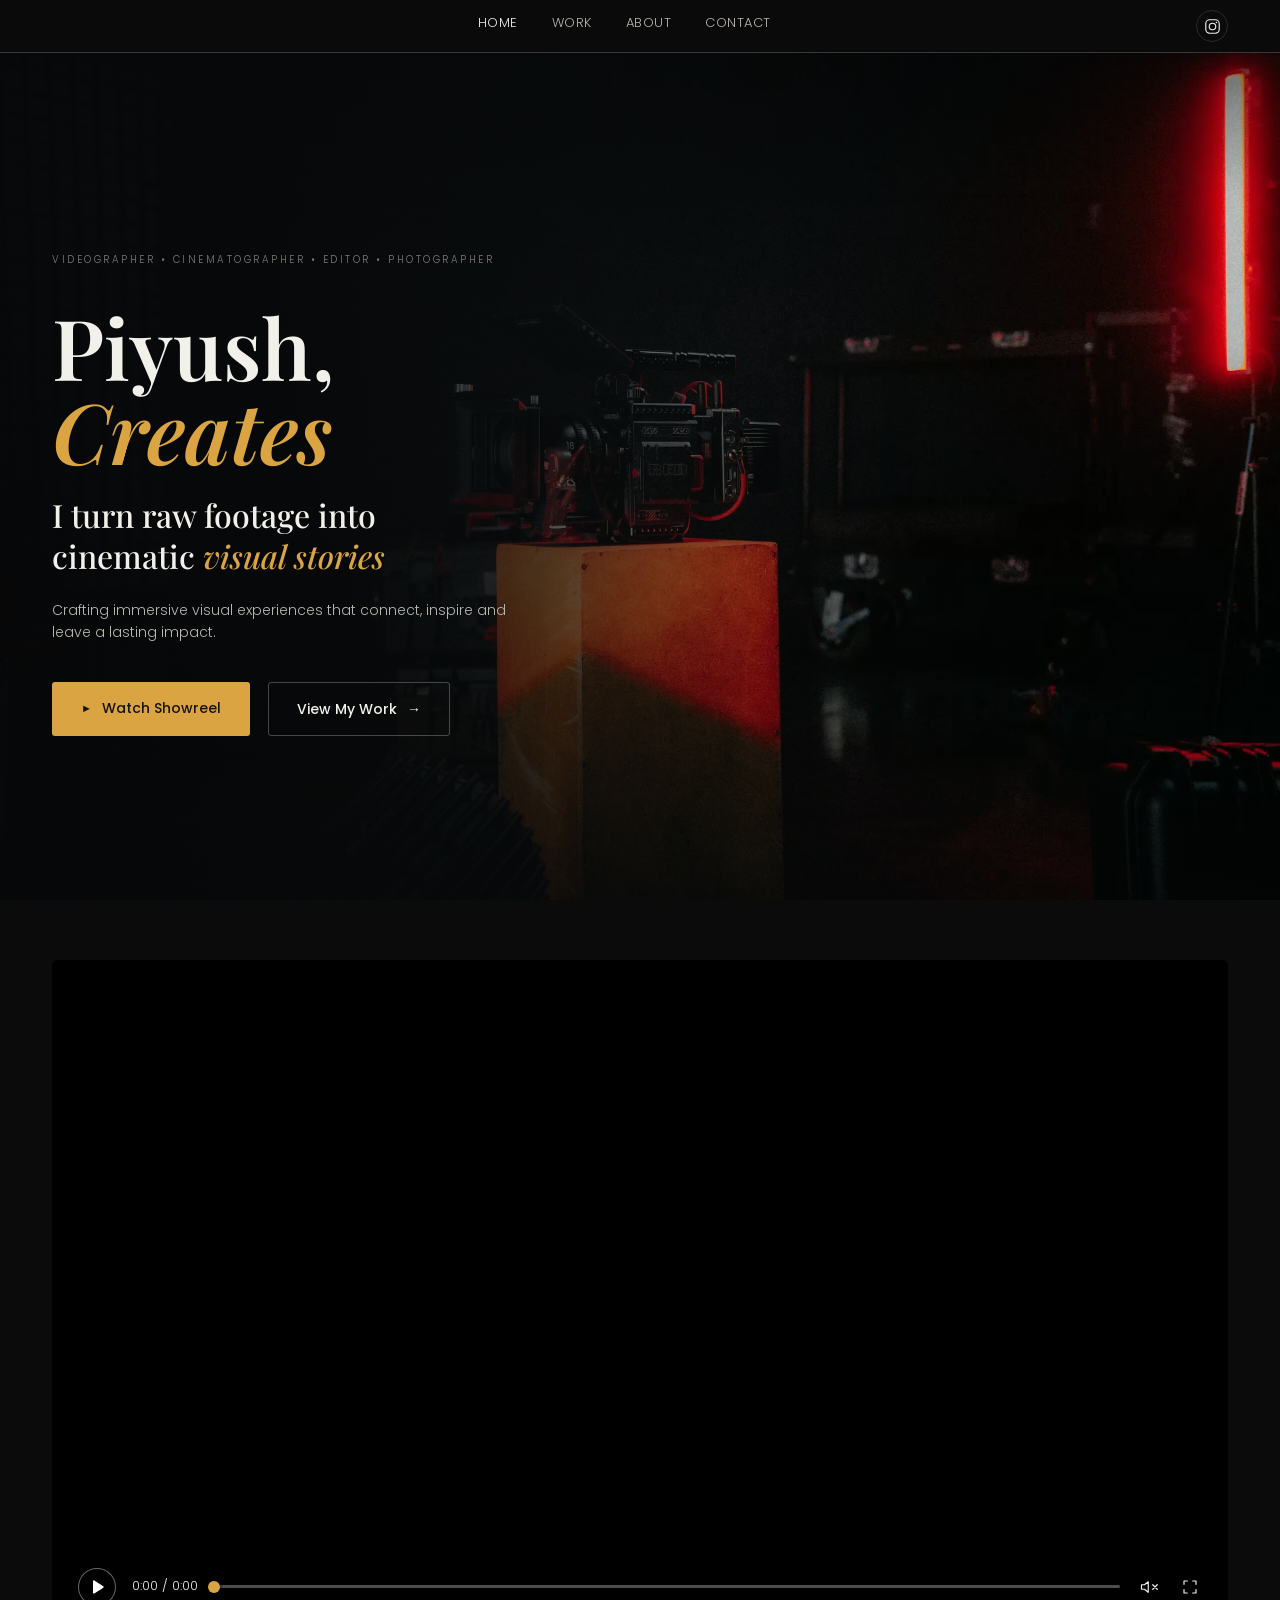
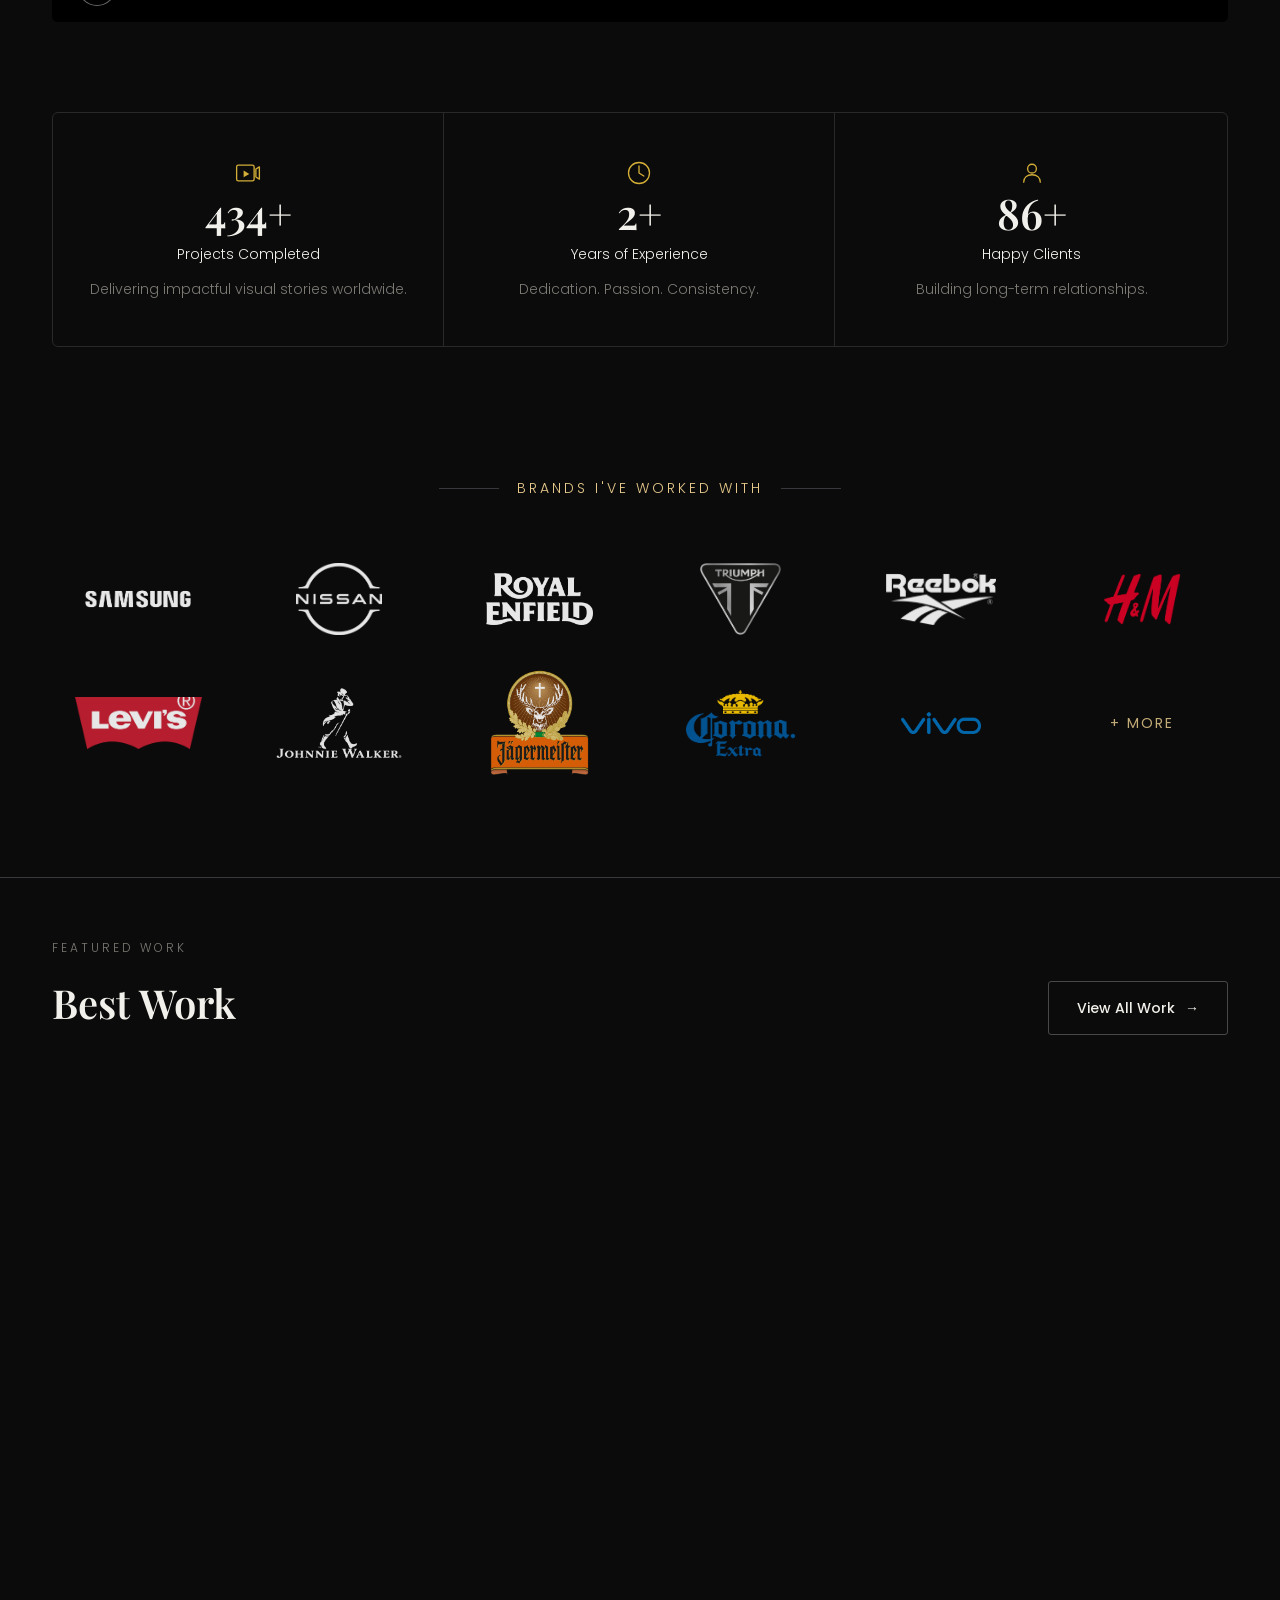
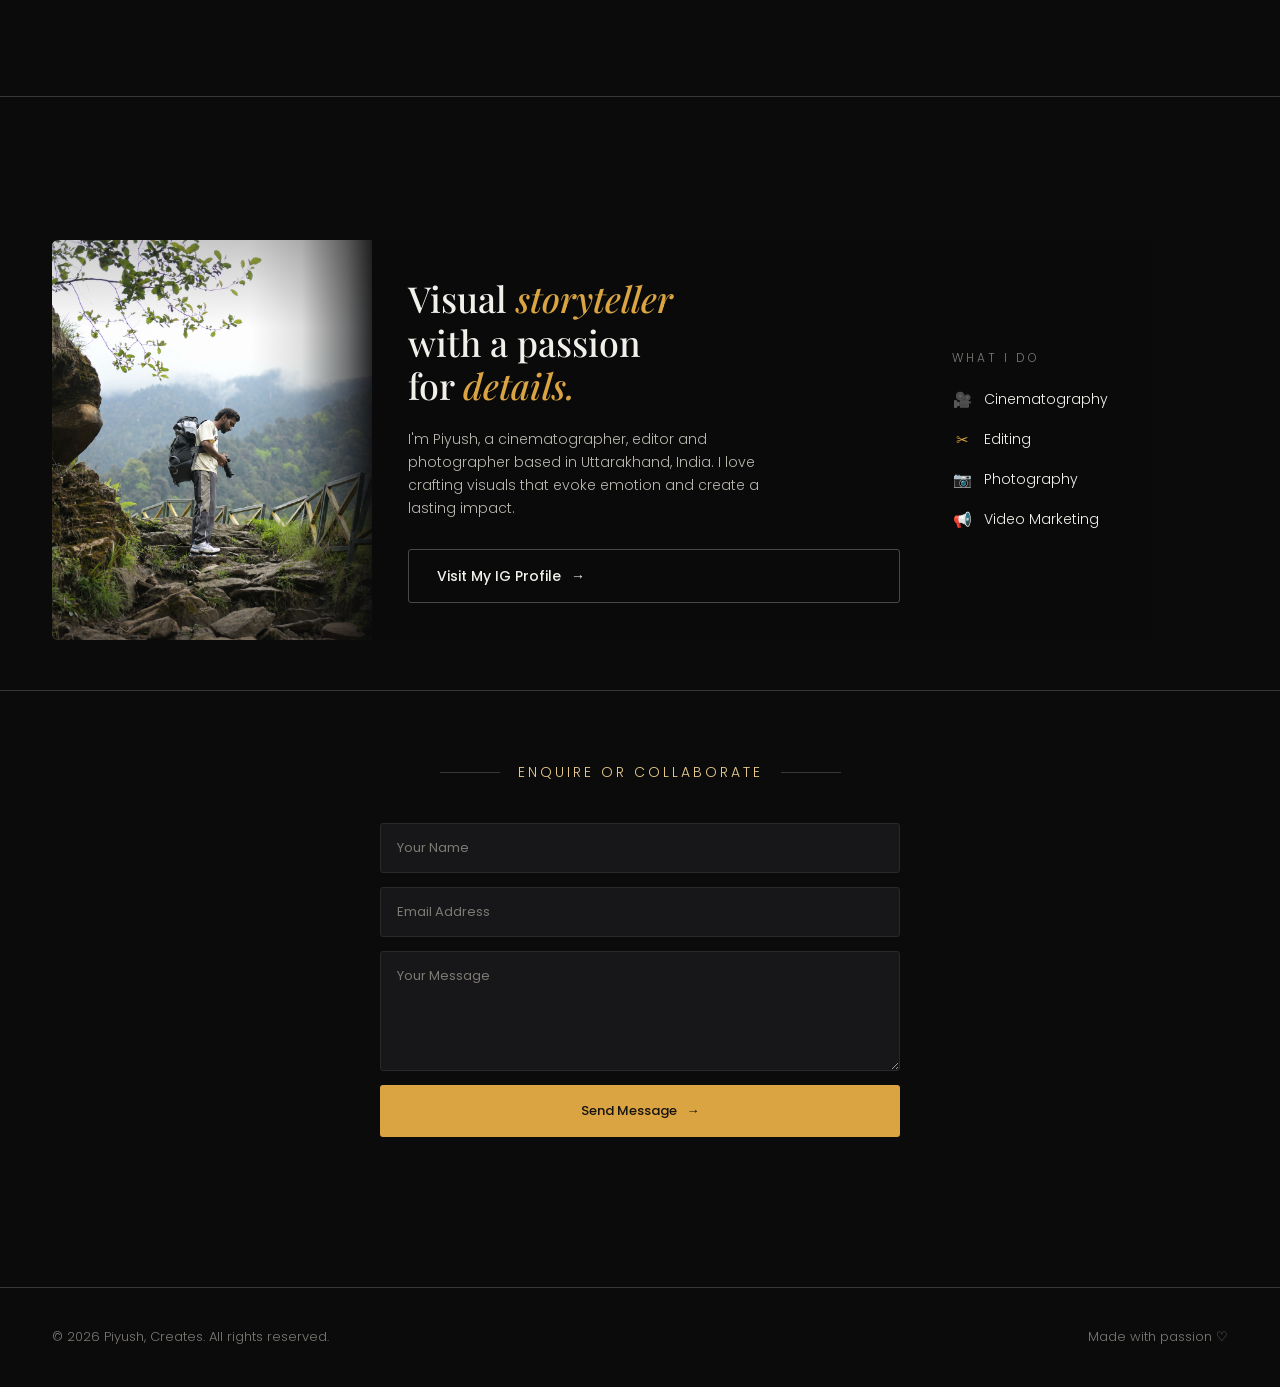
<file: index.html>
<!DOCTYPE html>
<html lang="en">

<head>
  <meta charset="UTF-8">
  <meta name="viewport" content="width=device-width, initial-scale=1.0">
  <title>Piyush, Creates — Videographer · Cinematographer · Editor · Photographer</title>
  <link rel="preconnect" href="https://fonts.googleapis.com">
  <link
    href="https://fonts.googleapis.com/css2?family=Playfair+Display:ital,wght@0,500;0,600;0,700;1,500;1,600&family=Poppins:wght@300;400;500;600;700&display=swap"
    rel="stylesheet">
  <link rel="stylesheet" href="css/style.css">
</head>

<body>

  <!-- ===== HEADER ===== -->
  <header class="site-header" id="header">
    <div class="container header-inner">
      <a href="#top" class="logo"><span></span></a>

      <nav class="main-nav" id="main-nav">
        <a href="#top" class="active">Home</a>
        <a href="#services">Work</a>
        <a href="#about">About</a>
        <a href="#contact">Contact</a>
      </nav>

      <div class="header-socials">
        <a href="https://www.instagram.com/piyush.creates?utm_source=ig_web_button_share_sheet&amp;igsi=ZDNlZDc0MzIxNw=="
          target="_blank" rel="noopener noreferrer" aria-label="Instagram" class="icon-btn">
          <svg width="18" height="18" viewBox="0 0 24 24" fill="none" xmlns="http://www.w3.org/2000/svg"
            aria-hidden="true">
            <rect x="2.5" y="2.5" width="19" height="19" rx="5.5" stroke="currentColor" stroke-width="1.6" />
            <circle cx="12" cy="12" r="4.6" stroke="currentColor" stroke-width="1.6" />
            <circle cx="17.6" cy="6.4" r="1.15" fill="currentColor" />
          </svg>
        </a>
      </div>

      <button class="nav-toggle" id="nav-toggle" aria-label="Toggle menu">
        <span></span><span></span><span></span>
      </button>
    </div>
  </header>

  <!-- ===== HERO ===== -->
  <section class="hero" id="top">
    <div class="hero-bg"></div>
    <div class="hero-overlay"></div>
    <div class="container hero-inner">
      <div class="hero-content">
        <p class="eyebrow hero-fade" style="transition-delay:.05s">Videographer &bull; Cinematographer &bull; Editor
          &bull; Photographer</p>
        <h1 class="hero-title hero-fade" style="transition-delay:.15s">
          Piyush,<br>
          <em>Creates</em>
        </h1>
        <p class="hero-sub hero-fade" style="transition-delay:.28s">I turn raw footage into<br>cinematic <em>visual
            stories</em></p>
        <p class="hero-desc hero-fade" style="transition-delay:.4s">Crafting immersive visual experiences that connect,
          inspire and leave a lasting impact.</p>

        <div class="hero-cta hero-fade" style="transition-delay:.5s">
          <button class="btn btn-primary" id="watch-showreel">
            <span class="play-icon">&#9658;</span> Watch Showreel
          </button>
          <a href="work.html" class="btn btn-secondary">View My Work <span class="arrow">&#8594;</span></a>
        </div>
      </div>
    </div>

  </section>

  <!-- ===== PORTFOLIO / SHOWREEL ===== -->
  <section class="portfolio-video" id="work">
    <div class="container">
      <div class="video-frame fade-up" id="video-frame">
        <video id="showreel-video" class="showreel-video" src="assets/videos/intro_portfolio.mp4" playsinline loop muted
          autoplay preload="auto"></video>

        <div class="video-controls">
          <button class="control-play" id="video-play" aria-label="Pause video">
            <svg class="icon-play" width="14" height="14" viewBox="0 0 14 14" fill="currentColor"
              xmlns="http://www.w3.org/2000/svg" aria-hidden="true" style="display:none">
              <path
                d="M2 1.2C2 0.53 2.75 0.13 3.32 0.5L12.3 6.3C12.83 6.64 12.83 7.36 12.3 7.7L3.32 13.5C2.75 13.87 2 13.47 2 12.8V1.2Z" />
            </svg>
            <svg class="icon-pause" width="14" height="14" viewBox="0 0 14 14" fill="currentColor"
              xmlns="http://www.w3.org/2000/svg" aria-hidden="true">
              <rect x="2" y="1" width="3.4" height="12" rx="0.8" />
              <rect x="8.6" y="1" width="3.4" height="12" rx="0.8" />
            </svg>
          </button>
          <span class="time" id="video-time">0:00 / 0:00</span>
          <div class="progress-bar" id="progress-bar">
            <div class="progress-fill" id="progress-fill"></div>
            <div class="progress-handle" id="progress-handle"></div>
          </div>
          <button class="control-icon control-mute" id="video-mute" aria-label="Unmute">
            <svg class="icon-volume" width="18" height="18" viewBox="0 0 24 24" fill="none"
              xmlns="http://www.w3.org/2000/svg" aria-hidden="true" style="display:none">
              <path d="M11 5L6 9H2v6h4l5 4V5z" stroke="currentColor" stroke-width="1.6" stroke-linejoin="round" />
              <path d="M15.5 8.5a5 5 0 0 1 0 7" stroke="currentColor" stroke-width="1.6" stroke-linecap="round" />
              <path d="M18.5 5.5a9 9 0 0 1 0 13" stroke="currentColor" stroke-width="1.6" stroke-linecap="round" />
            </svg>
            <svg class="icon-muted" width="18" height="18" viewBox="0 0 24 24" fill="none"
              xmlns="http://www.w3.org/2000/svg" aria-hidden="true">
              <path d="M11 5L6 9H2v6h4l5 4V5z" stroke="currentColor" stroke-width="1.6" stroke-linejoin="round" />
              <path d="M23 9l-6 6M17 9l6 6" stroke="currentColor" stroke-width="1.6" stroke-linecap="round" />
            </svg>
          </button>
          <button class="control-icon control-fullscreen" id="video-fullscreen" aria-label="Fullscreen">
            <svg class="icon-expand" width="16" height="16" viewBox="0 0 24 24" fill="none"
              xmlns="http://www.w3.org/2000/svg" aria-hidden="true">
              <path d="M8 3H3v5M16 3h5v5M8 21H3v-5M16 21h5v-5" stroke="currentColor" stroke-width="1.8"
                stroke-linecap="round" stroke-linejoin="round" />
            </svg>
            <svg class="icon-compress" width="16" height="16" viewBox="0 0 24 24" fill="none"
              xmlns="http://www.w3.org/2000/svg" aria-hidden="true" style="display:none">
              <path d="M3 8h5V3M21 8h-5V3M3 16h5v5M21 16h-5v5" stroke="currentColor" stroke-width="1.8"
                stroke-linecap="round" stroke-linejoin="round" />
            </svg>
          </button>
        </div>
      </div>
    </div>
  </section>

  <!-- ===== STATS ===== -->
  <section class="stats">
    <div class="container">
      <div class="stats-box">
        <div class="stat fade-up">
          <div class="stat-icon">
            <svg width="30" height="30" viewBox="0 0 32 32" fill="none" xmlns="http://www.w3.org/2000/svg"
              aria-hidden="true">
              <rect x="3" y="7" width="20" height="18" rx="2" stroke="#D4AF37" stroke-width="1.5" />
              <path d="M11 13.2v7.6L17.5 17 11 13.2z" fill="#D4AF37" />
              <path d="M25 11.5l4-2.5v14l-4-2.5V11.5z" stroke="#D4AF37" stroke-width="1.5" stroke-linejoin="round" />
            </svg>
          </div>
          <div class="stat-num"><span class="counter" data-target="500">0</span>+</div>
          <div class="stat-label">Projects Completed</div>
          <p class="stat-desc">Delivering impactful visual stories worldwide.</p>
        </div>
        <div class="stat fade-up">
          <div class="stat-icon">
            <svg width="30" height="30" viewBox="0 0 32 32" fill="none" xmlns="http://www.w3.org/2000/svg"
              aria-hidden="true">
              <circle cx="16" cy="16" r="12" stroke="#D4AF37" stroke-width="1.5" />
              <path d="M16 8v8l5.5 3.5" stroke="#D4AF37" stroke-width="1.5" stroke-linecap="round"
                stroke-linejoin="round" />
            </svg>
          </div>
          <div class="stat-num"><span class="counter" data-target="3">0</span>+</div>
          <div class="stat-label">Years of Experience</div>
          <p class="stat-desc">Dedication. Passion. Consistency.</p>
        </div>
        <div class="stat fade-up">
          <div class="stat-icon">
            <svg width="30" height="30" viewBox="0 0 32 32" fill="none" xmlns="http://www.w3.org/2000/svg"
              aria-hidden="true">
              <circle cx="16" cy="11" r="5" stroke="#D4AF37" stroke-width="1.5" />
              <path d="M6.5 26.5C6.5 21.25 10.5 18 16 18s9.5 3.25 9.5 8.5" stroke="#D4AF37" stroke-width="1.5"
                stroke-linecap="round" stroke-linejoin="round" />
            </svg>
          </div>
          <div class="stat-num"><span class="counter" data-target="100">0</span>+</div>
          <div class="stat-label">Happy Clients</div>
          <p class="stat-desc">Building long-term relationships.</p>
        </div>
      </div>
    </div>
  </section>

  <!-- ===== BRANDS ===== -->
  <section class="brands">
    <div class="container">
      <div class="section-divider fade-up">
        <span></span>
        <p>Brands I've Worked With</p><span></span>
      </div>
      <div class="brands-grid fade-up" id="brands-grid">
        <div class="brand brand-samsung">
          <img src="assets/brands/samsung.webp" alt="Samsung" loading="lazy">
        </div>
        <div class="brand brand-lg">
          <img src="assets/brands/nissan.webp" alt="Nissan" loading="lazy">
        </div>
        <div class="brand">
          <img src="assets/brands/royal-enfield.webp" alt="Royal Enfield" loading="lazy">
        </div>
        <div class="brand brand-lg">
          <img src="assets/brands/triumph.webp" alt="Triumph" loading="lazy">
        </div>
        <div class="brand">
          <img src="assets/brands/reebok.webp" alt="Reebok" loading="lazy">
        </div>
        <div class="brand">
          <img src="assets/brands/hm.webp" alt="H&amp;M" loading="lazy">
        </div>
        <div class="brand">
          <img src="assets/brands/levis.webp" alt="Levi's" loading="lazy">
        </div>
        <div class="brand brand-lg">
          <img src="assets/brands/johnnie-walker.webp" alt="Johnnie Walker" loading="lazy">
        </div>
        <div class="brand brand-jager">
          <img src="assets/brands/jagermeister.webp" alt="Jägermeister" loading="lazy">
        </div>
        <div class="brand brand-lg">
          <img src="assets/brands/corona-extra.webp" alt="Corona Extra" loading="lazy">
        </div>
        <div class="brand brand-xs">
          <img src="assets/brands/vivo.webp" alt="vivo" loading="lazy">
        </div>
        <div class="brand brand-extra">
          <img src="assets/brands/godrej.webp" alt="Godrej" loading="lazy">
        </div>
        <div class="brand brand-extra">
          <img src="assets/brands/mac.webp" alt="M.A.C" loading="lazy">
        </div>
        <div class="brand brand-extra">
          <img src="assets/brands/manyavar.webp" alt="Manyavar" loading="lazy">
        </div>
        <div class="brand brand-extra">
          <img src="assets/brands/wild-stone.webp" alt="Wild Stone" loading="lazy">
        </div>
        <div class="brand brand-extra brand-sm">
          <img src="assets/brands/dyson.webp" alt="Dyson" loading="lazy">
        </div>
        <div class="brand brand-extra brand-denver">
          <img src="assets/brands/denver.webp" alt="Denver" loading="lazy">
        </div>
        <button type="button" class="brand brand-more" id="brands-more" aria-expanded="false">+ MORE</button>
      </div>
    </div>
  </section>

  <!-- ===== BEST WORK ===== -->
  <section class="best-work" id="services">
    <div class="container">
      <div class="section-head fade-up">
        <div>
          <p class="eyebrow">Featured Work</p>
          <h2>Best Work</h2>
        </div>
        <a href="work.html" class="btn btn-secondary">View All Work <span class="arrow">&#8594;</span></a>
      </div>

      <div class="work-grid">
        <article class="work-card fade-up">
          <div class="work-thumb thumb-1" data-video-id="cinematic-reel" tabindex="0" role="button"
            aria-label="Play Jägermeister">
            <img class="thumb-img" src="assets/thumbnails/best-work1.webp" alt="Jägermeister thumbnail" loading="lazy">
            <video class="thumb-preview" muted loop playsinline preload="none" aria-hidden="true"></video>
            <div class="thumb-overlay"></div>
            <button class="work-play" aria-label="Play" tabindex="-1">
              <svg width="48" height="48" viewBox="0 0 48 48" fill="none" xmlns="http://www.w3.org/2000/svg"
                aria-hidden="true">
                <rect x="0.5" y="0.5" width="47" height="47" rx="23.5" stroke="currentColor" stroke-opacity="0.5" />
                <path
                  d="M30.6211 22.8821C31.0221 23.1555 31.2318 23.5292 31.25 24.0032C31.2318 24.4954 31.0221 24.86 30.6211 25.0969L22.7461 29.9094C22.3086 30.1829 21.8711 30.2011 21.4336 29.9641C20.9961 29.7089 20.7682 29.3261 20.75 28.8157V19.1907C20.7682 18.6803 20.9961 18.2975 21.4336 18.0422C21.8711 17.8053 22.3086 17.8144 22.7461 18.0696L30.6211 22.8821Z"
                  fill="currentColor" />
              </svg>
            </button>
          </div>
          <h3>Jägermeister</h3>
          <p>Bold pours, bigger moments</p>
        </article>

        <article class="work-card fade-up featured">
          <div class="work-thumb thumb-2" data-video-id="behind-the-scenes" data-autoplay-preview="true" tabindex="0" role="button"
            aria-label="Play Cafe UGC">
            <video class="thumb-preview" muted loop playsinline preload="auto" aria-hidden="true"></video>
            <div class="thumb-overlay"></div>
            <button class="work-play" aria-label="Play" tabindex="-1">
              <svg width="48" height="48" viewBox="0 0 48 48" fill="none" xmlns="http://www.w3.org/2000/svg"
                aria-hidden="true">
                <rect x="0.5" y="0.5" width="47" height="47" rx="23.5" stroke="currentColor" stroke-opacity="0.5" />
                <path
                  d="M30.6211 22.8821C31.0221 23.1555 31.2318 23.5292 31.25 24.0032C31.2318 24.4954 31.0221 24.86 30.6211 25.0969L22.7461 29.9094C22.3086 30.1829 21.8711 30.2011 21.4336 29.9641C20.9961 29.7089 20.7682 29.3261 20.75 28.8157V19.1907C20.7682 18.6803 20.9961 18.2975 21.4336 18.0422C21.8711 17.8053 22.3086 17.8144 22.7461 18.0696L30.6211 22.8821Z"
                  fill="currentColor" />
              </svg>
            </button>
          </div>
          <h3>Cafe UGC</h3>
          <p>Everyday cravings, captured to convert</p>
        </article>

        <article class="work-card fade-up featured">
          <div class="work-thumb thumb-3" data-video-id="automotive-showcase" data-autoplay-preview="true" tabindex="0" role="button"
            aria-label="Play Creative UGC">
            <video class="thumb-preview" muted loop playsinline preload="auto" aria-hidden="true"></video>
            <div class="thumb-overlay"></div>
            <button class="work-play" aria-label="Play" tabindex="-1">
              <svg width="48" height="48" viewBox="0 0 48 48" fill="none" xmlns="http://www.w3.org/2000/svg"
                aria-hidden="true">
                <rect x="0.5" y="0.5" width="47" height="47" rx="23.5" stroke="currentColor" stroke-opacity="0.5" />
                <path
                  d="M30.6211 22.8821C31.0221 23.1555 31.2318 23.5292 31.25 24.0032C31.2318 24.4954 31.0221 24.86 30.6211 25.0969L22.7461 29.9094C22.3086 30.1829 21.8711 30.2011 21.4336 29.9641C20.9961 29.7089 20.7682 29.3261 20.75 28.8157V19.1907C20.7682 18.6803 20.9961 18.2975 21.4336 18.0422C21.8711 17.8053 22.3086 17.8144 22.7461 18.0696L30.6211 22.8821Z"
                  fill="currentColor" />
              </svg>
            </button>
          </div>
          <h3>Creative UGC</h3>
          <p>Ideas brought to life with a human point of view</p>
        </article>
        <article class="work-card fade-up">
  <div class="work-thumb thumb-4" data-video-id="product-film" tabindex="0" role="button"
    aria-label="Play Watch Launch">
    <img class="thumb-img" src="assets/thumbnails/best-work4.webp" alt="Watch Launch thumbnail" loading="lazy">
    <video class="thumb-preview" muted loop playsinline preload="none" aria-hidden="true"></video>
    <div class="thumb-overlay"></div>
    <button class="work-play" aria-label="Play" tabindex="-1">
      <svg width="48" height="48" viewBox="0 0 48 48" fill="none" xmlns="http://www.w3.org/2000/svg"
        aria-hidden="true">
        <rect x="0.5" y="0.5" width="47" height="47" rx="23.5" stroke="currentColor" stroke-opacity="0.5" />
        <path
          d="M30.6211 22.8821C31.0221 23.1555 31.2318 23.5292 31.25 24.0032C31.2318 24.4954 31.0221 24.86 30.6211 25.0969L22.7461 29.9094C22.3086 30.1829 21.8711 30.2011 21.4336 29.9641C20.9961 29.7089 20.7682 29.3261 20.75 28.8157V19.1907C20.7682 18.6803 20.9961 18.2975 21.4336 18.0422C21.8711 17.8053 22.3086 17.8144 22.7461 18.0696L30.6211 22.8821Z"
          fill="currentColor" />
      </svg>
    </button>
  </div>
  <h3>Watch Launch</h3>
  <p>A new icon, revealed in motion</p>
</article>
      </div>
    </div>
  </section>

  <!-- ===== ABOUT + WHAT I DO ===== -->
  <section class="bottom-grid" id="about">
    <div class="container">
      <div class="section-divider about-section-divider fade-up">
        <span></span>
        <p>About Me</p><span></span>
      </div>
      <div class="about-col fade-up">
        <div class="about-layout">
          <div class="about-photo">
            <img src="assets/images/profile/profile-pic.webp" alt="Piyush — cinematographer, editor &amp; photographer"
              class="about-photo-img">
            <div class="about-photo-overlay"></div>
          </div>
          <div class="about-content">
            <h2 class="about-title">
              Visual <em>storyteller</em><br>
              with a passion<br>
              for <em>details.</em>
            </h2>
            <p class="about-text">
              I'm Piyush, a cinematographer, editor and photographer based in Uttarakhand, India. I love crafting visuals that evoke
              emotion and create a lasting impact.
            </p>
            <a href="https://www.instagram.com/piyush.creates/" target="_blank" rel="noopener noreferrer"
              class="btn btn-secondary about-instagram-btn">
              Visit My IG Profile
              <span class="arrow">→</span>
            </a>
          </div>
          <div class="whatido-col">
            <p class="eyebrow">What I Do</p>
            <ul class="whatido-list">
              <li><span class="wi-icon">&#127909;</span> Cinematography</li>
              <li><span class="wi-icon">&#9986;</span> Editing</li>
              <li><span class="wi-icon">&#128247;</span> Photography</li>
              <li><span class="wi-icon">&#128226;</span> Video Marketing</li>
            </ul>
          </div>
        </div>
      </div>
    </div>
  </section>

  <!-- ===== CONTACT / ENQUIRE ===== -->
  <section class="contact-section" id="contact">
    <div class="container">
      <div class="section-divider fade-up">
        <span></span>
        <p>Enquire or Collaborate</p><span></span>
      </div>
      <div class="contact-col fade-up">
        <form class="contact-form" id="contact-form" action="https://formsubmit.co/Piyusharya701@gmail.com"
          method="POST">
          <!-- FormSubmit options -->
          <input type="hidden" name="_subject" value="New Collaboration Enquiry — Piyush, Creates Website">
          <input type="hidden" name="_captcha" value="false">
          <input type="hidden" name="_template" value="table">
          <!-- Optional: redirect after success (uncomment & set your real URL if you want) -->
          <!-- <input type="hidden" name="_next" value="https://your-domain.com/#contact"> -->

          <input type="text" id="cf-name" name="name" placeholder="Your Name" required>
          <input type="email" id="cf-email" name="email" placeholder="Email Address" required>
          <textarea id="cf-message" name="message" placeholder="Your Message" rows="3" required></textarea>
          <button type="submit" class="btn btn-primary btn-block">Send Message <span
              class="arrow">&#8594;</span></button>
        </form>
        <div class="form-banner" id="form-banner" role="status" aria-live="polite">
          <svg width="18" height="18" viewBox="0 0 18 18" fill="none" xmlns="http://www.w3.org/2000/svg"
            aria-hidden="true">
            <circle cx="9" cy="9" r="9" fill="#2e7d4f" />
            <path d="M5 9.3L7.7 12L13 6" stroke="#fff" stroke-width="1.6" stroke-linecap="round"
              stroke-linejoin="round" />
          </svg>
          <span>Your request has been sent — I'll get back to you soon.</span>
        </div>
      </div>
    </div>
  </section>

  <!-- ===== FOOTER ===== -->
  <footer class="site-footer">
    <div class="container footer-inner">
      <p>&copy; <span id="footer-year"></span> Piyush, Creates. All rights reserved.</p>
      <p class="footer-links">
        <!-- <a href="#">Privacy Policy</a> &bull; <a href="#">Terms of Service</a> &bull; <a href="#">Site Map</a> -->
      </p>
      <p class="footer-love">Made with passion &#9825;</p>
    </div>
  </footer>

  <!-- ===== VIDEO MODAL (shared by all Best Work cards) ===== -->
  <div class="video-modal-overlay" id="video-modal-overlay" aria-hidden="true">
    <div class="video-modal" role="dialog" aria-modal="true" aria-label="Video player">
      <button class="video-modal-close" id="video-modal-close" aria-label="Close video">&times;</button>
      <div class="video-modal-body" id="video-modal-body"></div>
    </div>
  </div>

  <script src="js/state.js"></script>
  <script src="js/script.js"></script>
</body>

</html>
</file>
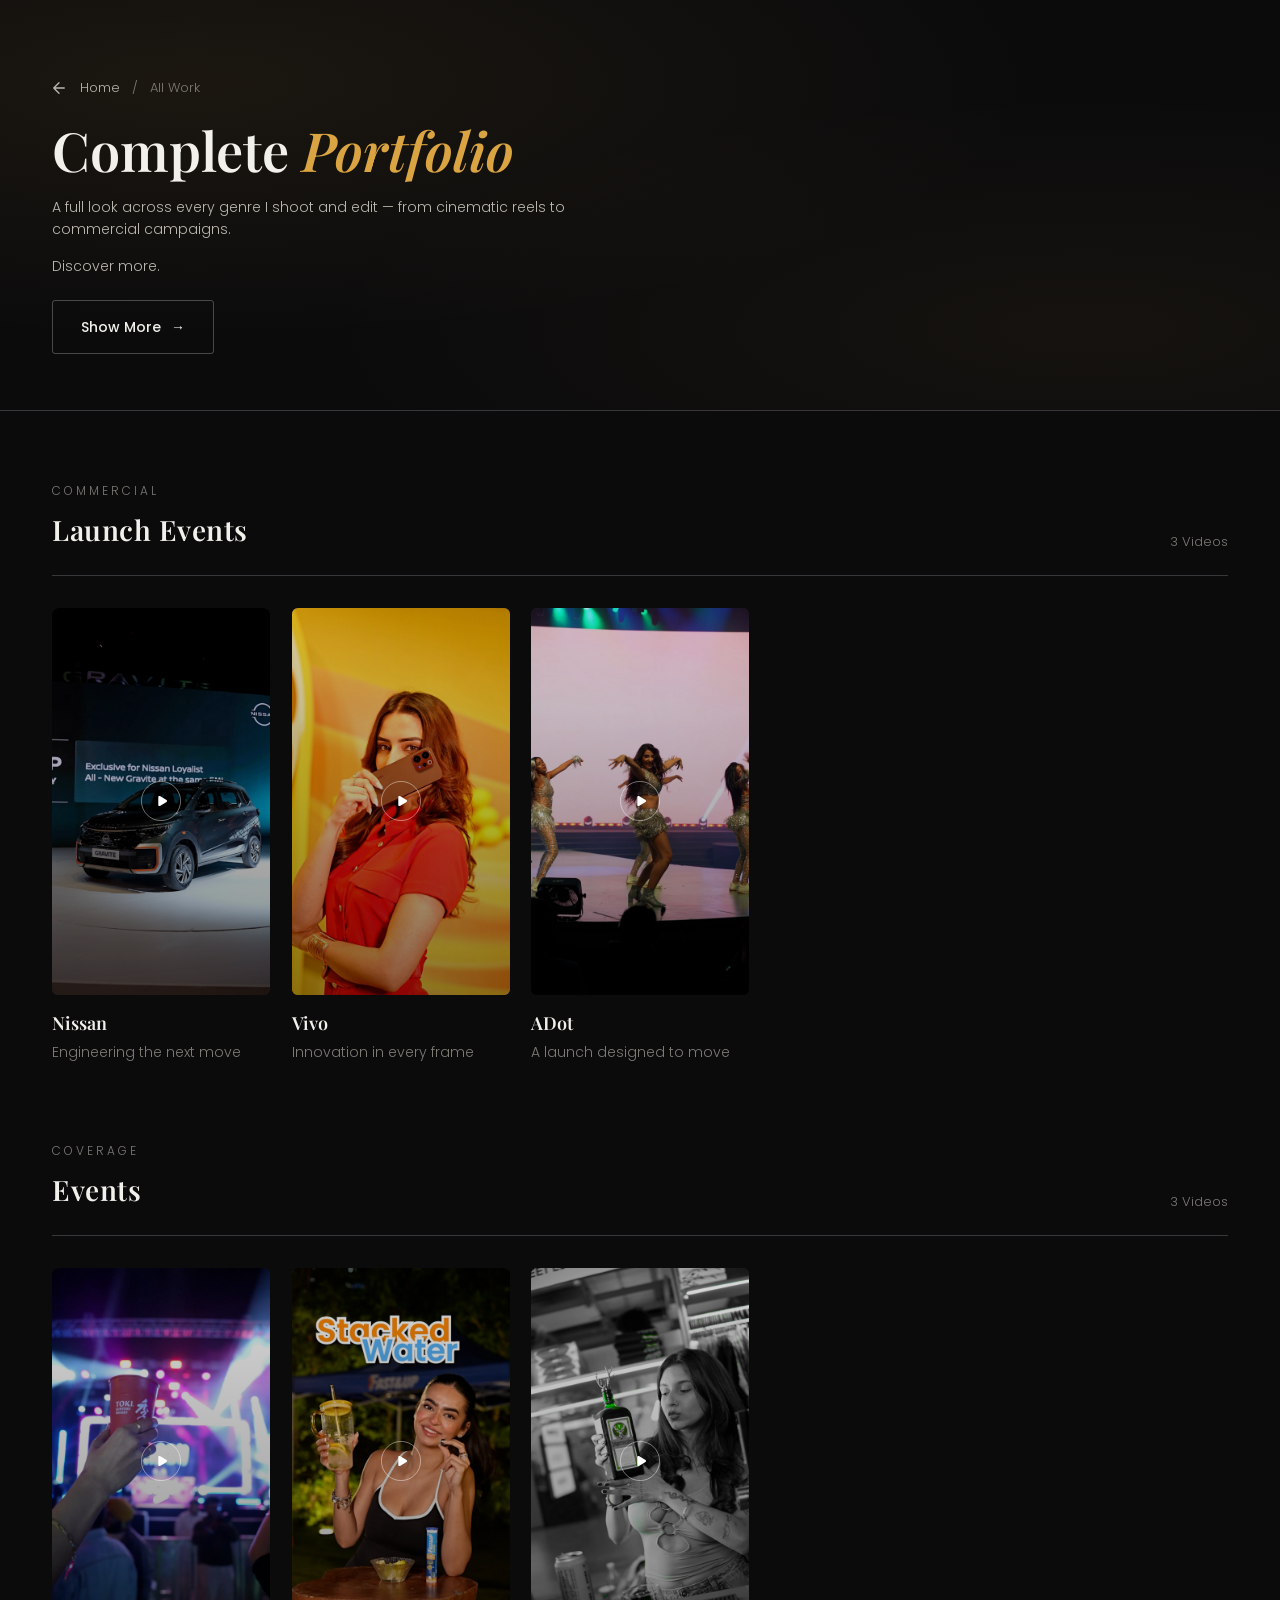
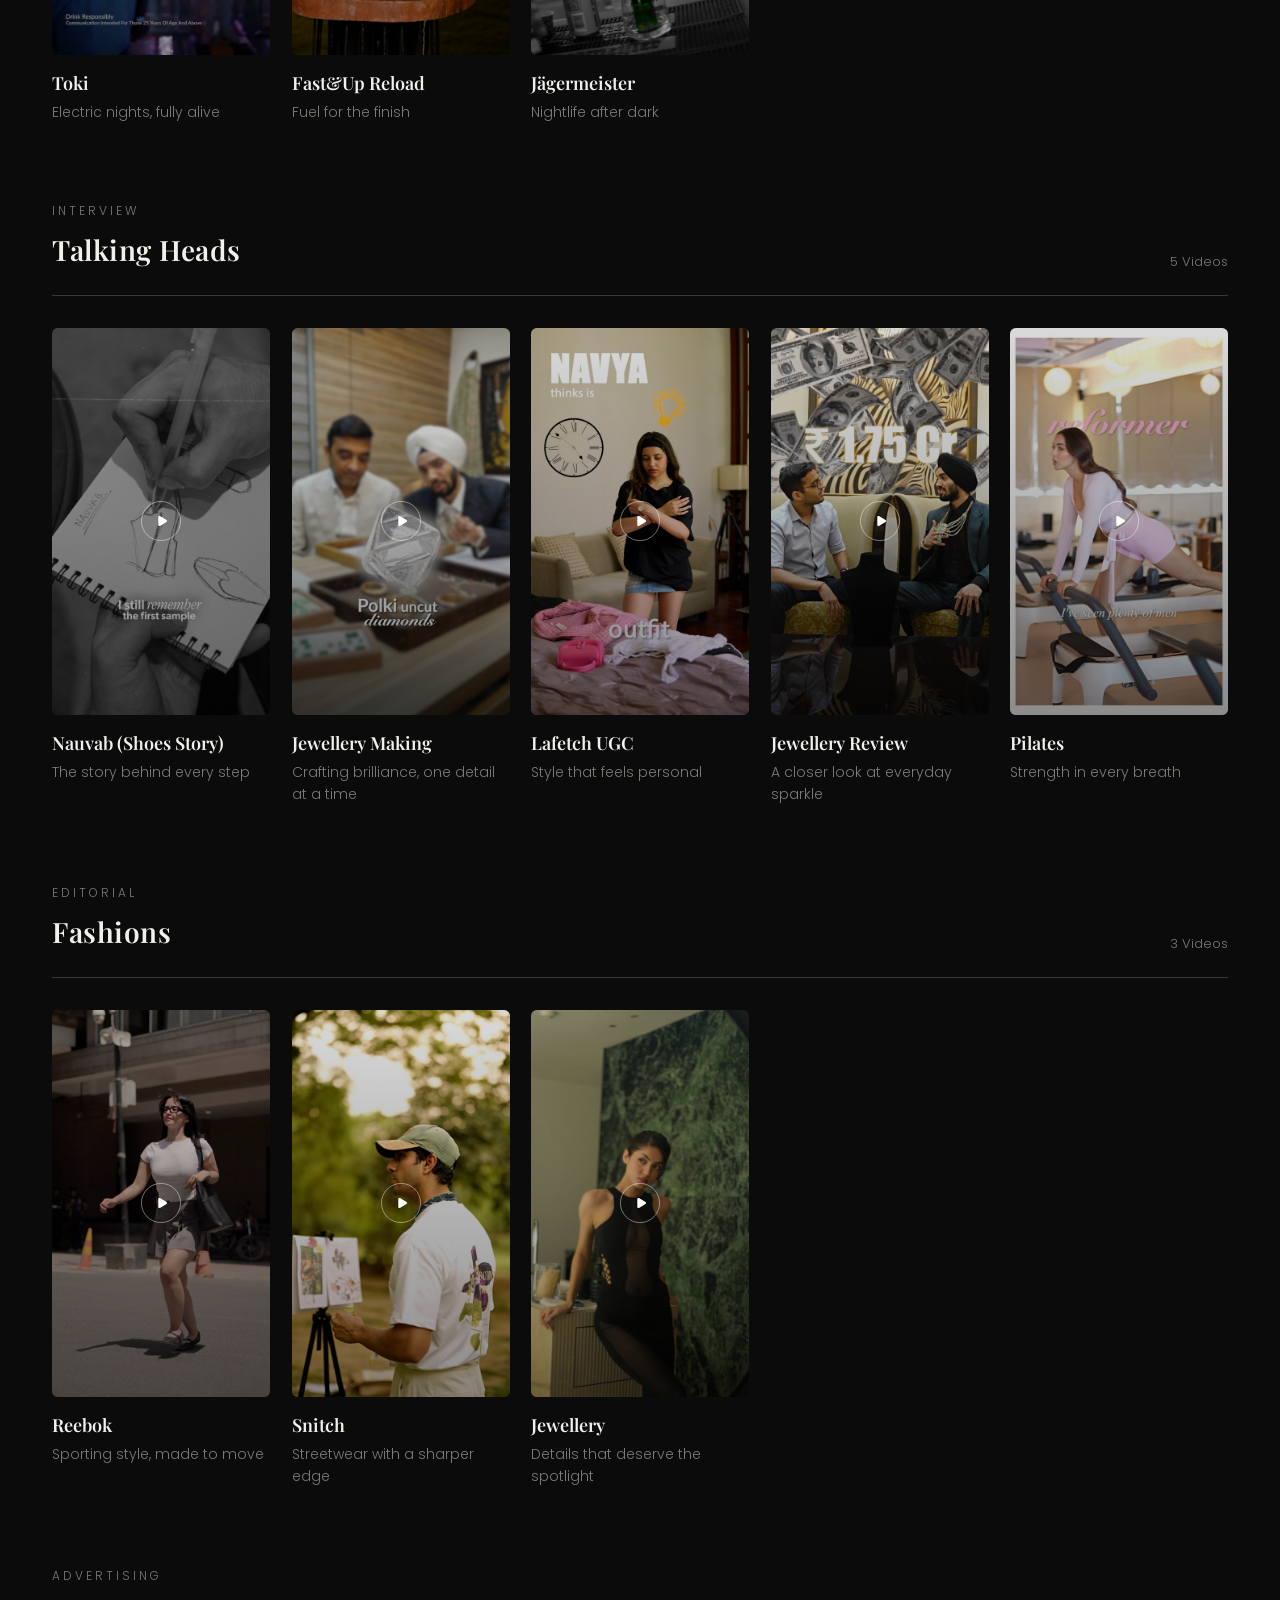
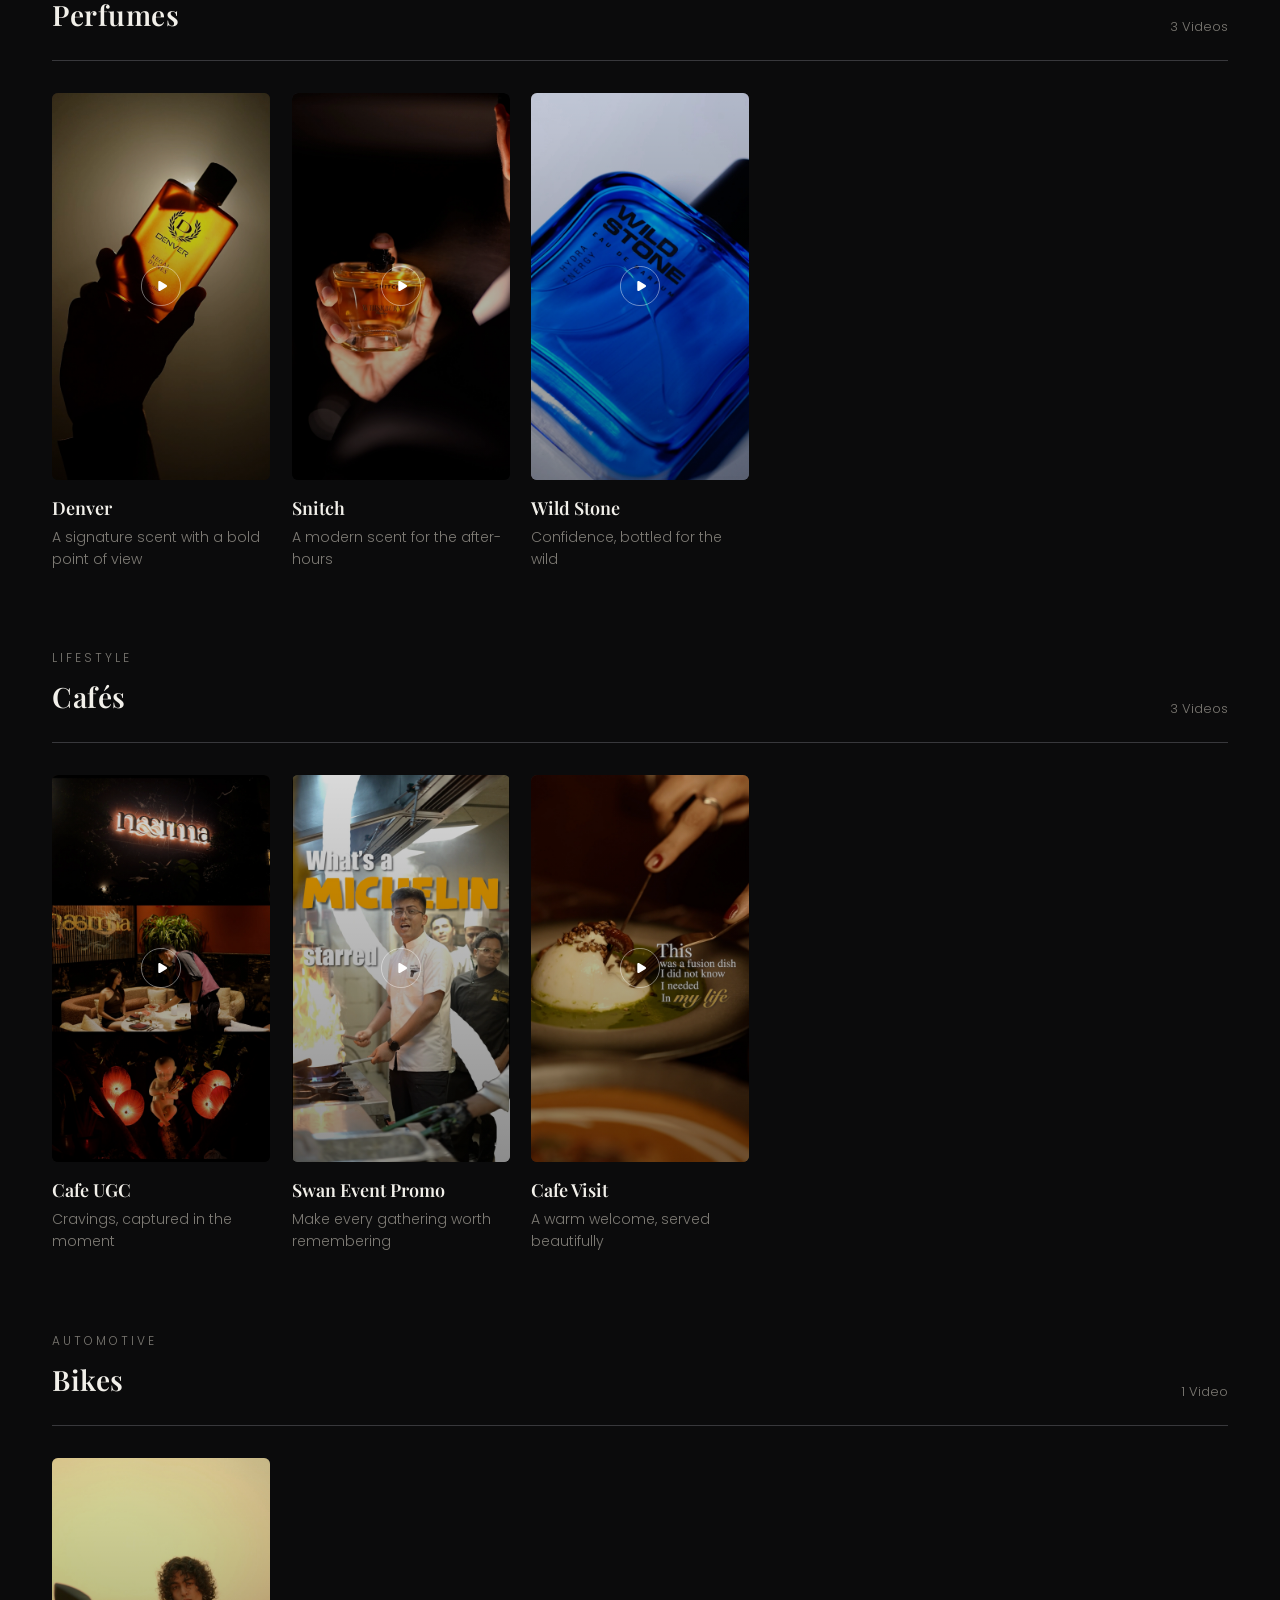
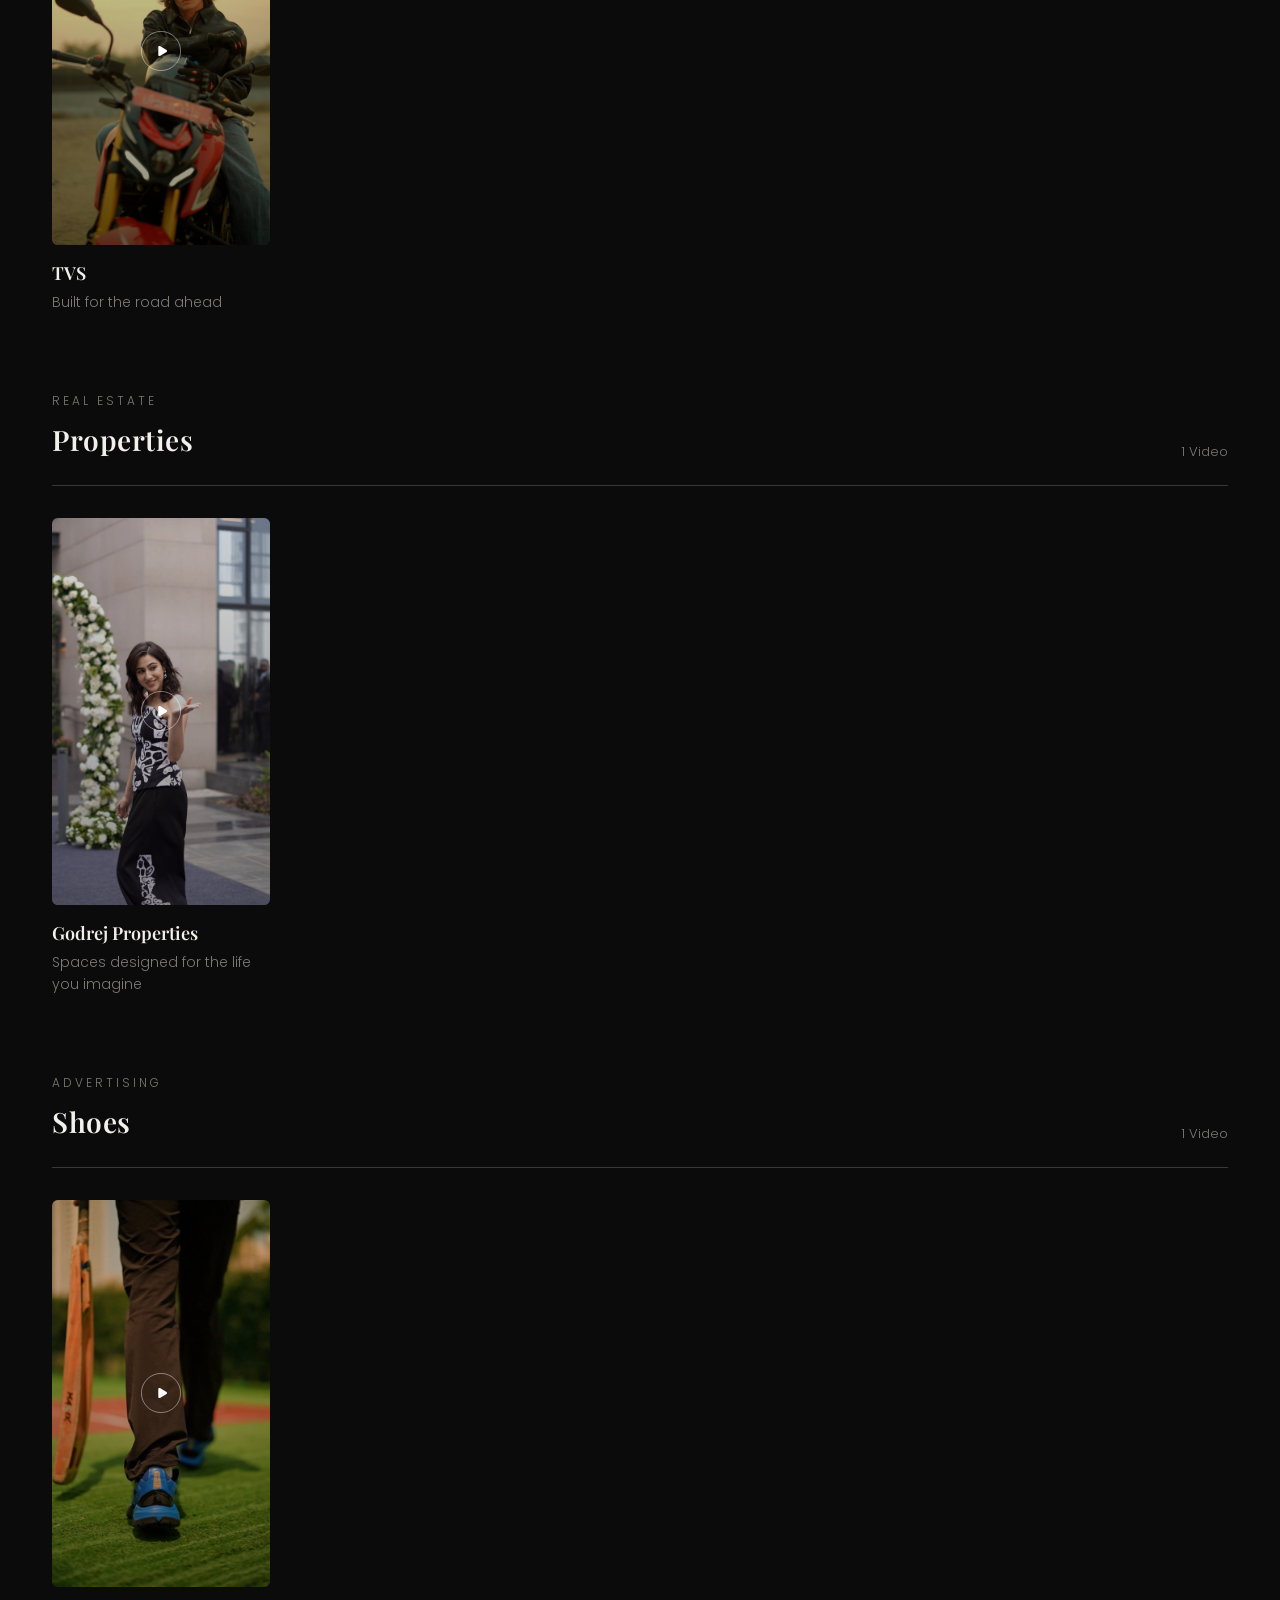
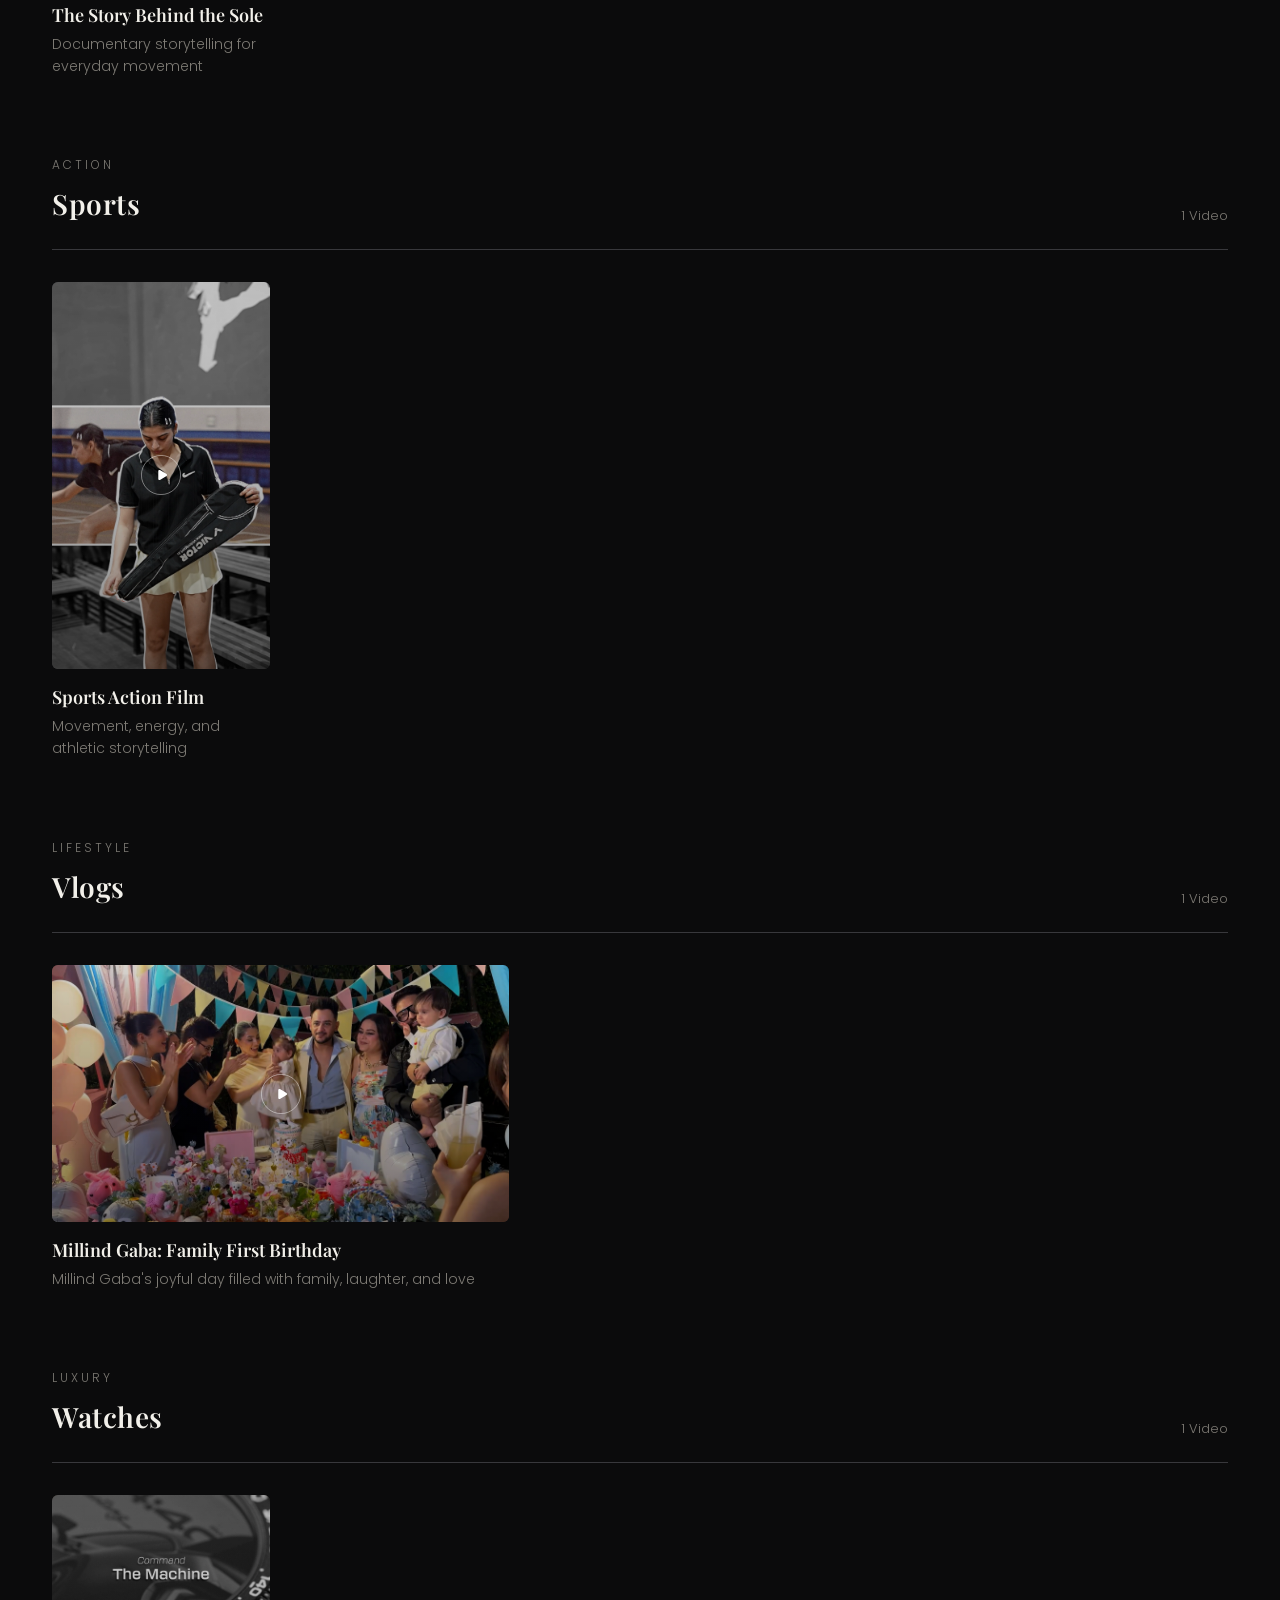
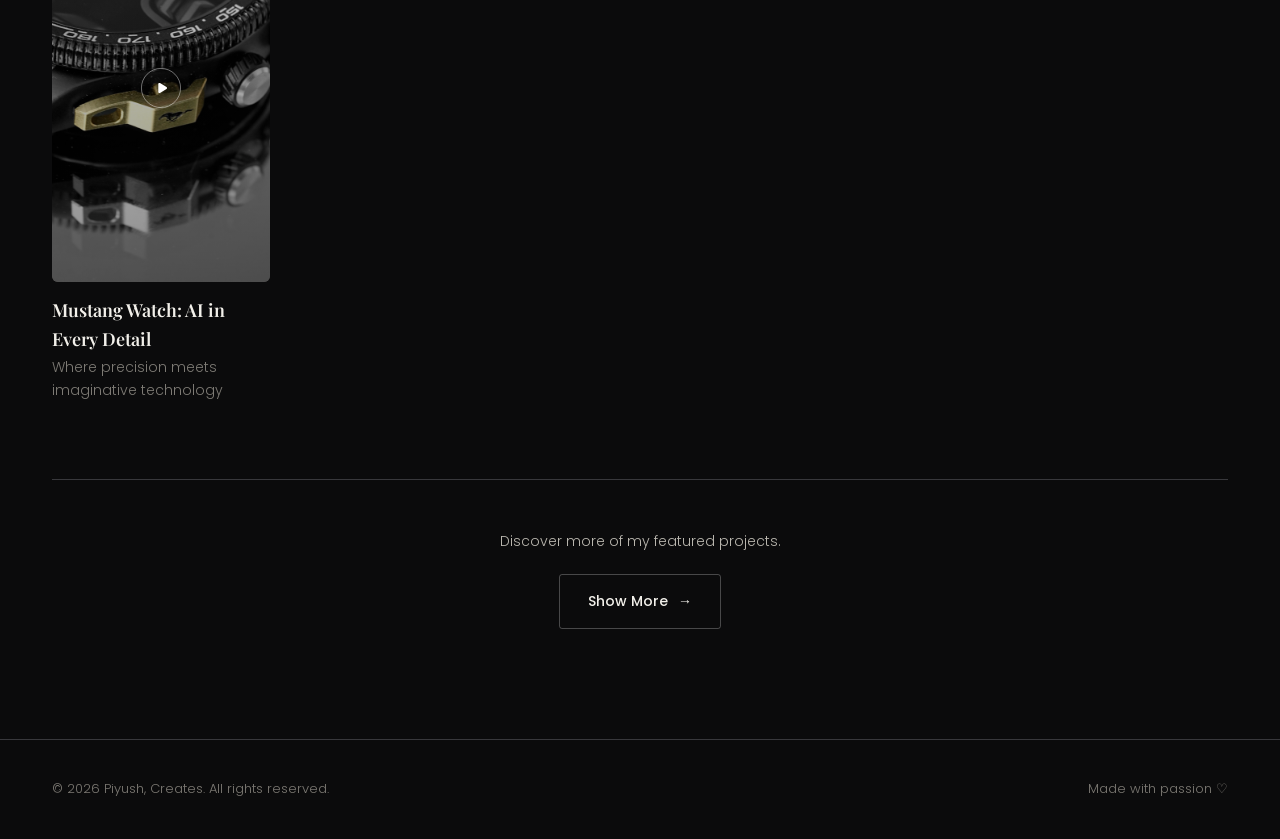
<file: work.html>
<!DOCTYPE html>
<html lang="en">
<head>
<meta charset="UTF-8">
<meta name="viewport" content="width=device-width, initial-scale=1.0">
<title>All Work — Piyush, Creates</title>
<link rel="preconnect" href="https://fonts.googleapis.com">
<link href="https://fonts.googleapis.com/css2?family=Playfair+Display:ital,wght@0,500;0,600;0,700;1,500;1,600&family=Poppins:wght@300;400;500;600;700&display=swap" rel="stylesheet">
<link rel="stylesheet" href="css/style.css">
</head>
<body>

<!-- ===== ALL WORK HERO ===== -->
<section class="allwork-hero">
  <div class="allwork-hero-bg"></div>
  <div class="container">
    <p class="allwork-crumb fade-up">
      <a href="index.html#services" class="back-btn" id="back-btn" aria-label="Back to portfolio">
        <svg width="18" height="18" viewBox="0 0 24 24" fill="none" xmlns="http://www.w3.org/2000/svg" aria-hidden="true">
          <path d="M19 12H5M5 12L12 19M5 12L12 5" stroke="currentColor" stroke-width="1.8" stroke-linecap="round" stroke-linejoin="round"/>
        </svg>
      </a>
      <a href="index.html#top">Home</a>&nbsp;/&nbsp;<span>All Work</span>
    </p>
    <h1 class="fade-up">Complete <em>Portfolio</em></h1>
    <p class="allwork-hero-desc fade-up" style="transition-delay:.08s">
      A full look across every genre I shoot and edit — from cinematic reels to commercial campaigns.
    </p>
    <p class="allwork-more-line fade-up" style="transition-delay:.14s">
      Discover more.
    </p>
    <a
      href="https://www.instagram.com/impeccableproduction/"
      target="_blank"
      rel="noopener noreferrer"
      class="btn btn-secondary allwork-more-btn fade-up"
      style="transition-delay:.2s"
    >
      Show More <span class="arrow">&#8594;</span>
    </a>
  </div>

</section>

<!-- ===== ALL WORK BODY ===== -->
<section class="allwork-body">
  <div class="container">

    <!-- LAUNCH EVENTS -->
    <div class="category-section">
      <div class="category-head fade-up">
        <div>
          <p class="eyebrow">Commercial</p>
          <h2>Launch Events</h2>
        </div>
        <span class="category-count">3 Videos</span>
      </div>
      <div class="work-grid-5">
        <article class="work-card fade-up">
          <div class="work-thumb thumb-3" data-video-id="launch-1" tabindex="0" role="button" aria-label="Play Nissan">
            <img class="thumb-img" src="assets/thumbnails/launch-event1.webp" alt="Nissan thumbnail" loading="lazy">
            <video class="thumb-preview" muted loop playsinline preload="none" aria-hidden="true"></video>
            <div class="thumb-overlay"></div>
            <button class="work-play" aria-label="Play" tabindex="-1">
              <svg width="48" height="48" viewBox="0 0 48 48" fill="none" xmlns="http://www.w3.org/2000/svg" aria-hidden="true">
                <rect x="0.5" y="0.5" width="47" height="47" rx="23.5" stroke="currentColor" stroke-opacity="0.5"/>
                <path d="M30.6211 22.8821C31.0221 23.1555 31.2318 23.5292 31.25 24.0032C31.2318 24.4954 31.0221 24.86 30.6211 25.0969L22.7461 29.9094C22.3086 30.1829 21.8711 30.2011 21.4336 29.9641C20.9961 29.7089 20.7682 29.3261 20.75 28.8157V19.1907C20.7682 18.6803 20.9961 18.2975 21.4336 18.0422C21.8711 17.8053 22.3086 17.8144 22.7461 18.0696L30.6211 22.8821Z" fill="currentColor"/>
              </svg>
            </button>
          </div>
          <h3>Nissan</h3>
          <p>Engineering the next move</p>
        </article>
        <article class="work-card fade-up">
          <div class="work-thumb thumb-4" data-video-id="launch-2" tabindex="0" role="button" aria-label="Play vivo">
            <img class="thumb-img" src="assets/thumbnails/launch-event2.webp" alt="vivo thumbnail" loading="lazy">
            <video class="thumb-preview" muted loop playsinline preload="none" aria-hidden="true"></video>
            <div class="thumb-overlay"></div>
            <button class="work-play" aria-label="Play" tabindex="-1">
              <svg width="48" height="48" viewBox="0 0 48 48" fill="none" xmlns="http://www.w3.org/2000/svg" aria-hidden="true">
                <rect x="0.5" y="0.5" width="47" height="47" rx="23.5" stroke="currentColor" stroke-opacity="0.5"/>
                <path d="M30.6211 22.8821C31.0221 23.1555 31.2318 23.5292 31.25 24.0032C31.2318 24.4954 31.0221 24.86 30.6211 25.0969L22.7461 29.9094C22.3086 30.1829 21.8711 30.2011 21.4336 29.9641C20.9961 29.7089 20.7682 29.3261 20.75 28.8157V19.1907C20.7682 18.6803 20.9961 18.2975 21.4336 18.0422C21.8711 17.8053 22.3086 17.8144 22.7461 18.0696L30.6211 22.8821Z" fill="currentColor"/>
              </svg>
            </button>
          </div>
          <h3>Vivo</h3>
          <p>Innovation in every frame</p>
        </article>
        <article class="work-card fade-up">
          <div class="work-thumb thumb-1" data-video-id="launch-3" tabindex="0" role="button" aria-label="Play ADot">
            <img class="thumb-img" src="assets/thumbnails/launch-event3.webp" alt="ADot thumbnail" loading="lazy">
            <video class="thumb-preview" muted loop playsinline preload="none" aria-hidden="true"></video>
            <div class="thumb-overlay"></div>
            <button class="work-play" aria-label="Play" tabindex="-1">
              <svg width="48" height="48" viewBox="0 0 48 48" fill="none" xmlns="http://www.w3.org/2000/svg" aria-hidden="true">
                <rect x="0.5" y="0.5" width="47" height="47" rx="23.5" stroke="currentColor" stroke-opacity="0.5"/>
                <path d="M30.6211 22.8821C31.0221 23.1555 31.2318 23.5292 31.25 24.0032C31.2318 24.4954 31.0221 24.86 30.6211 25.0969L22.7461 29.9094C22.3086 30.1829 21.8711 30.2011 21.4336 29.9641C20.9961 29.7089 20.7682 29.3261 20.75 28.8157V19.1907C20.7682 18.6803 20.9961 18.2975 21.4336 18.0422C21.8711 17.8053 22.3086 17.8144 22.7461 18.0696L30.6211 22.8821Z" fill="currentColor"/>
              </svg>
            </button>
          </div>
          <h3>ADot</h3>
          <p>A launch designed to move</p>
        </article>
      </div>
    </div>

    <!-- EVENTS -->
    <div class="category-section">
      <div class="category-head fade-up">
        <div>
          <p class="eyebrow">Coverage</p>
          <h2>Events</h2>
        </div>
        <span class="category-count">3 Videos</span>
      </div>
      <div class="work-grid-5">
        <article class="work-card fade-up">
          <div class="work-thumb thumb-1" data-video-id="events-1" tabindex="0" role="button" aria-label="Play Toki">
            <img class="thumb-img" src="assets/thumbnails/event1.webp" alt="Toki thumbnail" loading="lazy">
            <video class="thumb-preview" muted loop playsinline preload="none" aria-hidden="true"></video>
            <div class="thumb-overlay"></div>
            <button class="work-play" aria-label="Play" tabindex="-1">
              <svg width="48" height="48" viewBox="0 0 48 48" fill="none" xmlns="http://www.w3.org/2000/svg" aria-hidden="true">
                <rect x="0.5" y="0.5" width="47" height="47" rx="23.5" stroke="currentColor" stroke-opacity="0.5"/>
                <path d="M30.6211 22.8821C31.0221 23.1555 31.2318 23.5292 31.25 24.0032C31.2318 24.4954 31.0221 24.86 30.6211 25.0969L22.7461 29.9094C22.3086 30.1829 21.8711 30.2011 21.4336 29.9641C20.9961 29.7089 20.7682 29.3261 20.75 28.8157V19.1907C20.7682 18.6803 20.9961 18.2975 21.4336 18.0422C21.8711 17.8053 22.3086 17.8144 22.7461 18.0696L30.6211 22.8821Z" fill="currentColor"/>
              </svg>
            </button>
          </div>
          <h3>Toki</h3>
          <p>Electric nights, fully alive</p>
        </article>
        <article class="work-card fade-up">
          <div class="work-thumb thumb-2" data-video-id="events-2" tabindex="0" role="button" aria-label="Play Fast&amp;Up Reload">
            <img class="thumb-img" src="assets/thumbnails/event2.webp" alt="Fast&amp;Up Reload thumbnail" loading="lazy">
            <video class="thumb-preview" muted loop playsinline preload="none" aria-hidden="true"></video>
            <div class="thumb-overlay"></div>
            <button class="work-play" aria-label="Play" tabindex="-1">
              <svg width="48" height="48" viewBox="0 0 48 48" fill="none" xmlns="http://www.w3.org/2000/svg" aria-hidden="true">
                <rect x="0.5" y="0.5" width="47" height="47" rx="23.5" stroke="currentColor" stroke-opacity="0.5"/>
                <path d="M30.6211 22.8821C31.0221 23.1555 31.2318 23.5292 31.25 24.0032C31.2318 24.4954 31.0221 24.86 30.6211 25.0969L22.7461 29.9094C22.3086 30.1829 21.8711 30.2011 21.4336 29.9641C20.9961 29.7089 20.7682 29.3261 20.75 28.8157V19.1907C20.7682 18.6803 20.9961 18.2975 21.4336 18.0422C21.8711 17.8053 22.3086 17.8144 22.7461 18.0696L30.6211 22.8821Z" fill="currentColor"/>
              </svg>
            </button>
          </div>
          <h3>Fast&amp;Up Reload</h3>
          <p>Fuel for the finish</p>
        </article>
        <article class="work-card fade-up">
          <div class="work-thumb thumb-3" data-video-id="events-3" tabindex="0" role="button" aria-label="Play Jägermeister">
            <img class="thumb-img" src="assets/thumbnails/event3.webp" alt="Jägermeister thumbnail" loading="lazy">
            <video class="thumb-preview" muted loop playsinline preload="none" aria-hidden="true"></video>
            <div class="thumb-overlay"></div>
            <button class="work-play" aria-label="Play" tabindex="-1">
              <svg width="48" height="48" viewBox="0 0 48 48" fill="none" xmlns="http://www.w3.org/2000/svg" aria-hidden="true">
                <rect x="0.5" y="0.5" width="47" height="47" rx="23.5" stroke="currentColor" stroke-opacity="0.5"/>
                <path d="M30.6211 22.8821C31.0221 23.1555 31.2318 23.5292 31.25 24.0032C31.2318 24.4954 31.0221 24.86 30.6211 25.0969L22.7461 29.9094C22.3086 30.1829 21.8711 30.2011 21.4336 29.9641C20.9961 29.7089 20.7682 29.3261 20.75 28.8157V19.1907C20.7682 18.6803 20.9961 18.2975 21.4336 18.0422C21.8711 17.8053 22.3086 17.8144 22.7461 18.0696L30.6211 22.8821Z" fill="currentColor"/>
              </svg>
            </button>
          </div>
          <h3>Jägermeister</h3>
          <p>Nightlife after dark</p>
        </article>
      </div>
    </div>

  <!-- TALKING HEAD -->
<div class="category-section">
  <div class="category-head fade-up">
    <div>
      <p class="eyebrow">Interview</p>
      <h2>Talking Heads</h2>
    </div>
    <span class="category-count">5 Videos</span>
  </div>
  <div class="work-grid-5">
    <article class="work-card fade-up">
      <div class="work-thumb thumb-1" data-video-id="talking-1" tabindex="0" role="button" aria-label="Play Nauvab">
        <img class="thumb-img" src="assets/thumbnails/talking-head1.webp" alt="Nauvab shoes story" loading="lazy">
        <video class="thumb-preview" muted loop playsinline preload="none" aria-hidden="true"></video>
        <div class="thumb-overlay"></div>
        <button class="work-play" aria-label="Play" tabindex="-1">
          <svg width="48" height="48" viewBox="0 0 48 48" fill="none" xmlns="http://www.w3.org/2000/svg" aria-hidden="true">
            <rect x="0.5" y="0.5" width="47" height="47" rx="23.5" stroke="currentColor" stroke-opacity="0.5"/>
            <path d="M30.6211 22.8821C31.0221 23.1555 31.2318 23.5292 31.25 24.0032C31.2318 24.4954 31.0221 24.86 30.6211 25.0969L22.7461 29.9094C22.3086 30.1829 21.8711 30.2011 21.4336 29.9641C20.9961 29.7089 20.7682 29.3261 20.75 28.8157V19.1907C20.7682 18.6803 20.9961 18.2975 21.4336 18.0422C21.8711 17.8053 22.3086 17.8144 22.7461 18.0696L30.6211 22.8821Z" fill="currentColor"/>
          </svg>
        </button>
      </div>
      <h3>Nauvab (Shoes Story)</h3>
      <p>The story behind every step</p>
    </article>
    <article class="work-card fade-up">
      <div class="work-thumb thumb-2" data-video-id="talking-2" tabindex="0" role="button" aria-label="Play Jewellery Making">
        <img class="thumb-img" src="assets/thumbnails/talking-head2.webp" alt="Jewellery Making" loading="lazy">
        <video class="thumb-preview" muted loop playsinline preload="none" aria-hidden="true"></video>
        <div class="thumb-overlay"></div>
        <button class="work-play" aria-label="Play" tabindex="-1">
          <svg width="48" height="48" viewBox="0 0 48 48" fill="none" xmlns="http://www.w3.org/2000/svg" aria-hidden="true">
            <rect x="0.5" y="0.5" width="47" height="47" rx="23.5" stroke="currentColor" stroke-opacity="0.5"/>
            <path d="M30.6211 22.8821C31.0221 23.1555 31.2318 23.5292 31.25 24.0032C31.2318 24.4954 31.0221 24.86 30.6211 25.0969L22.7461 29.9094C22.3086 30.1829 21.8711 30.2011 21.4336 29.9641C20.9961 29.7089 20.7682 29.3261 20.75 28.8157V19.1907C20.7682 18.6803 20.9961 18.2975 21.4336 18.0422C21.8711 17.8053 22.3086 17.8144 22.7461 18.0696L30.6211 22.8821Z" fill="currentColor"/>
          </svg>
        </button>
      </div>
      <h3>Jewellery Making</h3>
      <p>Crafting brilliance, one detail at a time</p>
    </article>
    <article class="work-card fade-up">
      <div class="work-thumb thumb-3" data-video-id="talking-3" tabindex="0" role="button" aria-label="Play Lafetch UGC">
        <img class="thumb-img" src="assets/thumbnails/talking-head3.webp" alt="Lafetch UGC" loading="lazy">
        <video class="thumb-preview" muted loop playsinline preload="none" aria-hidden="true"></video>
        <div class="thumb-overlay"></div>
        <button class="work-play" aria-label="Play" tabindex="-1">
          <svg width="48" height="48" viewBox="0 0 48 48" fill="none" xmlns="http://www.w3.org/2000/svg" aria-hidden="true">
            <rect x="0.5" y="0.5" width="47" height="47" rx="23.5" stroke="currentColor" stroke-opacity="0.5"/>
            <path d="M30.6211 22.8821C31.0221 23.1555 31.2318 23.5292 31.25 24.0032C31.2318 24.4954 31.0221 24.86 30.6211 25.0969L22.7461 29.9094C22.3086 30.1829 21.8711 30.2011 21.4336 29.9641C20.9961 29.7089 20.7682 29.3261 20.75 28.8157V19.1907C20.7682 18.6803 20.9961 18.2975 21.4336 18.0422C21.8711 17.8053 22.3086 17.8144 22.7461 18.0696L30.6211 22.8821Z" fill="currentColor"/>
          </svg>
        </button>
      </div>
      <h3>Lafetch UGC</h3>
      <p>Style that feels personal</p>
    </article>
    <article class="work-card fade-up">
      <div class="work-thumb thumb-4" data-video-id="talking-4" tabindex="0" role="button" aria-label="Play Jewellery Review">
        <img class="thumb-img" src="assets/thumbnails/talking-head4.webp" alt="Jewellery Review" loading="lazy">
        <video class="thumb-preview" muted loop playsinline preload="none" aria-hidden="true"></video>
        <div class="thumb-overlay"></div>
        <button class="work-play" aria-label="Play" tabindex="-1">
          <svg width="48" height="48" viewBox="0 0 48 48" fill="none" xmlns="http://www.w3.org/2000/svg" aria-hidden="true">
            <rect x="0.5" y="0.5" width="47" height="47" rx="23.5" stroke="currentColor" stroke-opacity="0.5"/>
            <path d="M30.6211 22.8821C31.0221 23.1555 31.2318 23.5292 31.25 24.0032C31.2318 24.4954 31.0221 24.86 30.6211 25.0969L22.7461 29.9094C22.3086 30.1829 21.8711 30.2011 21.4336 29.9641C20.9961 29.7089 20.7682 29.3261 20.75 28.8157V19.1907C20.7682 18.6803 20.9961 18.2975 21.4336 18.0422C21.8711 17.8053 22.3086 17.8144 22.7461 18.0696L30.6211 22.8821Z" fill="currentColor"/>
          </svg>
        </button>
      </div>
      <h3>Jewellery Review</h3>
      <p>A closer look at everyday sparkle</p>
    </article>
    <article class="work-card fade-up">
      <div class="work-thumb thumb-1" data-video-id="talking-5" tabindex="0" role="button" aria-label="Play Pilates">
        <img class="thumb-img" src="assets/thumbnails/talking-head5.webp" alt="Pilates" loading="lazy">
        <video class="thumb-preview" muted loop playsinline preload="none" aria-hidden="true"></video>
        <div class="thumb-overlay"></div>
        <button class="work-play" aria-label="Play" tabindex="-1">
          <svg width="48" height="48" viewBox="0 0 48 48" fill="none" xmlns="http://www.w3.org/2000/svg" aria-hidden="true">
            <rect x="0.5" y="0.5" width="47" height="47" rx="23.5" stroke="currentColor" stroke-opacity="0.5"/>
            <path d="M30.6211 22.8821C31.0221 23.1555 31.2318 23.5292 31.25 24.0032C31.2318 24.4954 31.0221 24.86 30.6211 25.0969L22.7461 29.9094C22.3086 30.1829 21.8711 30.2011 21.4336 29.9641C20.9961 29.7089 20.7682 29.3261 20.75 28.8157V19.1907C20.7682 18.6803 20.9961 18.2975 21.4336 18.0422C21.8711 17.8053 22.3086 17.8144 22.7461 18.0696L30.6211 22.8821Z" fill="currentColor"/>
          </svg>
        </button>
      </div>
      <h3>Pilates</h3>
      <p>Strength in every breath</p>
    </article>
  </div>
</div>

    <!-- FASHION -->
    <div class="category-section">
      <div class="category-head fade-up">
        <div>
          <p class="eyebrow">Editorial</p>
          <h2>Fashions</h2>
        </div>
        <span class="category-count">3 Videos</span>
      </div>
      <div class="work-grid-5">
        <article class="work-card fade-up">
          <div class="work-thumb thumb-4" data-video-id="fashion-1" tabindex="0" role="button" aria-label="Play Reebok">
            <img class="thumb-img" src="assets/thumbnails/fashion1.webp" alt="Reebok thumbnail" loading="lazy">
            <video class="thumb-preview" muted loop playsinline preload="none" aria-hidden="true"></video>
            <div class="thumb-overlay"></div>
            <button class="work-play" aria-label="Play" tabindex="-1">
              <svg width="48" height="48" viewBox="0 0 48 48" fill="none" xmlns="http://www.w3.org/2000/svg" aria-hidden="true">
                <rect x="0.5" y="0.5" width="47" height="47" rx="23.5" stroke="currentColor" stroke-opacity="0.5"/>
                <path d="M30.6211 22.8821C31.0221 23.1555 31.2318 23.5292 31.25 24.0032C31.2318 24.4954 31.0221 24.86 30.6211 25.0969L22.7461 29.9094C22.3086 30.1829 21.8711 30.2011 21.4336 29.9641C20.9961 29.7089 20.7682 29.3261 20.75 28.8157V19.1907C20.7682 18.6803 20.9961 18.2975 21.4336 18.0422C21.8711 17.8053 22.3086 17.8144 22.7461 18.0696L30.6211 22.8821Z" fill="currentColor"/>
              </svg>
            </button>
          </div>
          <h3>Reebok</h3>
          <p>Sporting style, made to move</p>
        </article>
        <article class="work-card fade-up">
          <div class="work-thumb thumb-1" data-video-id="fashion-2" tabindex="0" role="button" aria-label="Play Snitch">
            <img class="thumb-img" src="assets/thumbnails/fashion2.webp" alt="Snitch thumbnail" loading="lazy">
            <video class="thumb-preview" muted loop playsinline preload="none" aria-hidden="true"></video>
            <div class="thumb-overlay"></div>
            <button class="work-play" aria-label="Play" tabindex="-1">
              <svg width="48" height="48" viewBox="0 0 48 48" fill="none" xmlns="http://www.w3.org/2000/svg" aria-hidden="true">
                <rect x="0.5" y="0.5" width="47" height="47" rx="23.5" stroke="currentColor" stroke-opacity="0.5"/>
                <path d="M30.6211 22.8821C31.0221 23.1555 31.2318 23.5292 31.25 24.0032C31.2318 24.4954 31.0221 24.86 30.6211 25.0969L22.7461 29.9094C22.3086 30.1829 21.8711 30.2011 21.4336 29.9641C20.9961 29.7089 20.7682 29.3261 20.75 28.8157V19.1907C20.7682 18.6803 20.9961 18.2975 21.4336 18.0422C21.8711 17.8053 22.3086 17.8144 22.7461 18.0696L30.6211 22.8821Z" fill="currentColor"/>
              </svg>
            </button>
          </div>
          <h3>Snitch</h3>
          <p>Streetwear with a sharper edge</p>
        </article>
        <article class="work-card fade-up">
          <div class="work-thumb thumb-2" data-video-id="fashion-3" tabindex="0" role="button" aria-label="Play Jewellery">
            <img class="thumb-img" src="assets/thumbnails/fashion3.webp" alt="Jewellery thumbnail" loading="lazy">
            <video class="thumb-preview" muted loop playsinline preload="none" aria-hidden="true"></video>
            <div class="thumb-overlay"></div>
            <button class="work-play" aria-label="Play" tabindex="-1">
              <svg width="48" height="48" viewBox="0 0 48 48" fill="none" xmlns="http://www.w3.org/2000/svg" aria-hidden="true">
                <rect x="0.5" y="0.5" width="47" height="47" rx="23.5" stroke="currentColor" stroke-opacity="0.5"/>
                <path d="M30.6211 22.8821C31.0221 23.1555 31.2318 23.5292 31.25 24.0032C31.2318 24.4954 31.0221 24.86 30.6211 25.0969L22.7461 29.9094C22.3086 30.1829 21.8711 30.2011 21.4336 29.9641C20.9961 29.7089 20.7682 29.3261 20.75 28.8157V19.1907C20.7682 18.6803 20.9961 18.2975 21.4336 18.0422C21.8711 17.8053 22.3086 17.8144 22.7461 18.0696L30.6211 22.8821Z" fill="currentColor"/>
              </svg>
            </button>
          </div>
          <h3>Jewellery</h3>
          <p>Details that deserve the spotlight</p>
        </article>
      </div>
    </div>

    <!-- PERFUME -->
    <div class="category-section">
      <div class="category-head fade-up">
        <div>
          <p class="eyebrow">Advertising</p>
          <h2>Perfumes</h2>
        </div>
        <span class="category-count">3 Videos</span>
      </div>
      <div class="work-grid-5">
        <article class="work-card fade-up">
          <div class="work-thumb thumb-2" data-video-id="perfume-1" tabindex="0" role="button" aria-label="Play Denver">
            <img class="thumb-img" src="assets/thumbnails/perfume1.webp" alt="Denver thumbnail" loading="lazy">
            <video class="thumb-preview" muted loop playsinline preload="none" aria-hidden="true"></video>
            <div class="thumb-overlay"></div>
            <button class="work-play" aria-label="Play" tabindex="-1">
              <svg width="48" height="48" viewBox="0 0 48 48" fill="none" xmlns="http://www.w3.org/2000/svg" aria-hidden="true">
                <rect x="0.5" y="0.5" width="47" height="47" rx="23.5" stroke="currentColor" stroke-opacity="0.5"/>
                <path d="M30.6211 22.8821C31.0221 23.1555 31.2318 23.5292 31.25 24.0032C31.2318 24.4954 31.0221 24.86 30.6211 25.0969L22.7461 29.9094C22.3086 30.1829 21.8711 30.2011 21.4336 29.9641C20.9961 29.7089 20.7682 29.3261 20.75 28.8157V19.1907C20.7682 18.6803 20.9961 18.2975 21.4336 18.0422C21.8711 17.8053 22.3086 17.8144 22.7461 18.0696L30.6211 22.8821Z" fill="currentColor"/>
              </svg>
            </button>
          </div>
          <h3>Denver</h3>
          <p>A signature scent with a bold point of view</p>
        </article>
        <article class="work-card fade-up">
          <div class="work-thumb thumb-3" data-video-id="perfume-2" tabindex="0" role="button" aria-label="Play Snitch">
            <img class="thumb-img" src="assets/thumbnails/perfume2.webp" alt="Snitch fragrance thumbnail" loading="lazy">
            <video class="thumb-preview" muted loop playsinline preload="none" aria-hidden="true"></video>
            <div class="thumb-overlay"></div>
            <button class="work-play" aria-label="Play" tabindex="-1">
              <svg width="48" height="48" viewBox="0 0 48 48" fill="none" xmlns="http://www.w3.org/2000/svg" aria-hidden="true">
                <rect x="0.5" y="0.5" width="47" height="47" rx="23.5" stroke="currentColor" stroke-opacity="0.5"/>
                <path d="M30.6211 22.8821C31.0221 23.1555 31.2318 23.5292 31.25 24.0032C31.2318 24.4954 31.0221 24.86 30.6211 25.0969L22.7461 29.9094C22.3086 30.1829 21.8711 30.2011 21.4336 29.9641C20.9961 29.7089 20.7682 29.3261 20.75 28.8157V19.1907C20.7682 18.6803 20.9961 18.2975 21.4336 18.0422C21.8711 17.8053 22.3086 17.8144 22.7461 18.0696L30.6211 22.8821Z" fill="currentColor"/>
              </svg>
            </button>
          </div>
          <h3>Snitch</h3>
          <p>A modern scent for the after-hours</p>
        </article>
        <article class="work-card fade-up">
          <div class="work-thumb thumb-4" data-video-id="perfume-3" tabindex="0" role="button" aria-label="Play Wild Stone">
            <img class="thumb-img" src="assets/thumbnails/perfume3.webp" alt="Wild Stone thumbnail" loading="lazy">
            <video class="thumb-preview" muted loop playsinline preload="none" aria-hidden="true"></video>
            <div class="thumb-overlay"></div>
            <button class="work-play" aria-label="Play" tabindex="-1">
              <svg width="48" height="48" viewBox="0 0 48 48" fill="none" xmlns="http://www.w3.org/2000/svg" aria-hidden="true">
                <rect x="0.5" y="0.5" width="47" height="47" rx="23.5" stroke="currentColor" stroke-opacity="0.5"/>
                <path d="M30.6211 22.8821C31.0221 23.1555 31.2318 23.5292 31.25 24.0032C31.2318 24.4954 31.0221 24.86 30.6211 25.0969L22.7461 29.9094C22.3086 30.1829 21.8711 30.2011 21.4336 29.9641C20.9961 29.7089 20.7682 29.3261 20.75 28.8157V19.1907C20.7682 18.6803 20.9961 18.2975 21.4336 18.0422C21.8711 17.8053 22.3086 17.8144 22.7461 18.0696L30.6211 22.8821Z" fill="currentColor"/>
              </svg>
            </button>
          </div>
          <h3>Wild Stone</h3>
          <p>Confidence, bottled for the wild</p>
        </article>
      </div>
    </div>

    <!-- CAFE -->
    <div class="category-section">
      <div class="category-head fade-up">
        <div>
          <p class="eyebrow">Lifestyle</p>
          <h2>Cafés</h2>
        </div>
        <span class="category-count">3 Videos</span>
      </div>
      <div class="work-grid-5">
        <article class="work-card fade-up">
          <div class="work-thumb thumb-2" data-video-id="cafe-1" tabindex="0" role="button" aria-label="Play Cafe UGC">
            <img class="thumb-img" src="assets/thumbnails/cafe1.webp" alt="Cafe UGC thumbnail" loading="lazy">
            <video class="thumb-preview" muted loop playsinline preload="none" aria-hidden="true"></video>
            <div class="thumb-overlay"></div>
            <button class="work-play" aria-label="Play" tabindex="-1">
              <svg width="48" height="48" viewBox="0 0 48 48" fill="none" xmlns="http://www.w3.org/2000/svg" aria-hidden="true">
                <rect x="0.5" y="0.5" width="47" height="47" rx="23.5" stroke="currentColor" stroke-opacity="0.5"/>
                <path d="M30.6211 22.8821C31.0221 23.1555 31.2318 23.5292 31.25 24.0032C31.2318 24.4954 31.0221 24.86 30.6211 25.0969L22.7461 29.9094C22.3086 30.1829 21.8711 30.2011 21.4336 29.9641C20.9961 29.7089 20.7682 29.3261 20.75 28.8157V19.1907C20.7682 18.6803 20.9961 18.2975 21.4336 18.0422C21.8711 17.8053 22.3086 17.8144 22.7461 18.0696L30.6211 22.8821Z" fill="currentColor"/>
              </svg>
            </button>
          </div>
          <h3>Cafe UGC</h3>
          <p>Cravings, captured in the moment</p>
        </article>
        <article class="work-card fade-up">
          <div class="work-thumb thumb-3" data-video-id="cafe-2" tabindex="0" role="button" aria-label="Play Swan Event Promo">
            <img class="thumb-img" src="assets/thumbnails/cafe2.webp" alt="Swan event promo thumbnail" loading="lazy">
            <video class="thumb-preview" muted loop playsinline preload="none" aria-hidden="true"></video>
            <div class="thumb-overlay"></div>
            <button class="work-play" aria-label="Play" tabindex="-1">
              <svg width="48" height="48" viewBox="0 0 48 48" fill="none" xmlns="http://www.w3.org/2000/svg" aria-hidden="true">
                <rect x="0.5" y="0.5" width="47" height="47" rx="23.5" stroke="currentColor" stroke-opacity="0.5"/>
                <path d="M30.6211 22.8821C31.0221 23.1555 31.2318 23.5292 31.25 24.0032C31.2318 24.4954 31.0221 24.86 30.6211 25.0969L22.7461 29.9094C22.3086 30.1829 21.8711 30.2011 21.4336 29.9641C20.9961 29.7089 20.7682 29.3261 20.75 28.8157V19.1907C20.7682 18.6803 20.9961 18.2975 21.4336 18.0422C21.8711 17.8053 22.3086 17.8144 22.7461 18.0696L30.6211 22.8821Z" fill="currentColor"/>
              </svg>
            </button>
          </div>
          <h3>Swan Event Promo</h3>
          <p>Make every gathering worth remembering</p>
        </article>
        <article class="work-card fade-up">
          <div class="work-thumb thumb-4" data-video-id="cafe-3" tabindex="0" role="button" aria-label="Play Cafe Visit">
            <img class="thumb-img" src="assets/thumbnails/cafe3.webp" alt="Cafe visit thumbnail" loading="lazy">
            <video class="thumb-preview" muted loop playsinline preload="none" aria-hidden="true"></video>
            <div class="thumb-overlay"></div>
            <button class="work-play" aria-label="Play" tabindex="-1">
              <svg width="48" height="48" viewBox="0 0 48 48" fill="none" xmlns="http://www.w3.org/2000/svg" aria-hidden="true">
                <rect x="0.5" y="0.5" width="47" height="47" rx="23.5" stroke="currentColor" stroke-opacity="0.5"/>
                <path d="M30.6211 22.8821C31.0221 23.1555 31.2318 23.5292 31.25 24.0032C31.2318 24.4954 31.0221 24.86 30.6211 25.0969L22.7461 29.9094C22.3086 30.1829 21.8711 30.2011 21.4336 29.9641C20.9961 29.7089 20.7682 29.3261 20.75 28.8157V19.1907C20.7682 18.6803 20.9961 18.2975 21.4336 18.0422C21.8711 17.8053 22.3086 17.8144 22.7461 18.0696L30.6211 22.8821Z" fill="currentColor"/>
              </svg>
            </button>
          </div>
          <h3>Cafe Visit</h3>
          <p>A warm welcome, served beautifully</p>
        </article>
      </div>
    </div>

    <!-- BIKES -->
    <div class="category-section">
      <div class="category-head fade-up">
        <div>
          <p class="eyebrow">Automotive</p>
          <h2>Bikes</h2>
        </div>
        <span class="category-count">1 Video</span>
      </div>
      <div class="work-grid-5">
        <article class="work-card fade-up">
          <div class="work-thumb thumb-1" data-video-id="bikes-1" tabindex="0" role="button" aria-label="Play TVS">
            <img class="thumb-img" src="assets/thumbnails/bike.webp" alt="TVS thumbnail" loading="lazy">
            <video class="thumb-preview" muted loop playsinline preload="none" aria-hidden="true"></video>
            <div class="thumb-overlay"></div>
            <button class="work-play" aria-label="Play" tabindex="-1">
              <svg width="48" height="48" viewBox="0 0 48 48" fill="none" xmlns="http://www.w3.org/2000/svg" aria-hidden="true">
                <rect x="0.5" y="0.5" width="47" height="47" rx="23.5" stroke="currentColor" stroke-opacity="0.5"/>
                <path d="M30.6211 22.8821C31.0221 23.1555 31.2318 23.5292 31.25 24.0032C31.2318 24.4954 31.0221 24.86 30.6211 25.0969L22.7461 29.9094C22.3086 30.1829 21.8711 30.2011 21.4336 29.9641C20.9961 29.7089 20.7682 29.3261 20.75 28.8157V19.1907C20.7682 18.6803 20.9961 18.2975 21.4336 18.0422C21.8711 17.8053 22.3086 17.8144 22.7461 18.0696L30.6211 22.8821Z" fill="currentColor"/>
              </svg>
            </button>
          </div>
          <h3>TVS</h3>
          <p>Built for the road ahead</p>
        </article>
      </div>
    </div>

    <!-- PROPERTIES -->
    <div class="category-section">
      <div class="category-head fade-up">
        <div>
          <p class="eyebrow">Real Estate</p>
          <h2>Properties</h2>
        </div>
        <span class="category-count">1 Video</span>
      </div>
      <div class="work-grid-5">
        <article class="work-card fade-up">
          <div class="work-thumb thumb-1" data-video-id="properties-1" tabindex="0" role="button" aria-label="Play Godrej Properties">
            <img class="thumb-img" src="assets/thumbnails/property.webp" alt="Godrej Properties thumbnail" loading="lazy">
            <video class="thumb-preview" muted loop playsinline preload="none" aria-hidden="true"></video>
            <div class="thumb-overlay"></div>
            <button class="work-play" aria-label="Play" tabindex="-1">
              <svg width="48" height="48" viewBox="0 0 48 48" fill="none" xmlns="http://www.w3.org/2000/svg" aria-hidden="true">
                <rect x="0.5" y="0.5" width="47" height="47" rx="23.5" stroke="currentColor" stroke-opacity="0.5"/>
                <path d="M30.6211 22.8821C31.0221 23.1555 31.2318 23.5292 31.25 24.0032C31.2318 24.4954 31.0221 24.86 30.6211 25.0969L22.7461 29.9094C22.3086 30.1829 21.8711 30.2011 21.4336 29.9641C20.9961 29.7089 20.7682 29.3261 20.75 28.8157V19.1907C20.7682 18.6803 20.9961 18.2975 21.4336 18.0422C21.8711 17.8053 22.3086 17.8144 22.7461 18.0696L30.6211 22.8821Z" fill="currentColor"/>
              </svg>
            </button>
          </div>
          <h3>Godrej Properties</h3>
          <p>Spaces designed for the life you imagine</p>
        </article>
      </div>
    </div>

    <!-- SHOES -->
    <div class="category-section">
      <div class="category-head fade-up">
        <div>
          <p class="eyebrow">Advertising</p>
          <h2>Shoes</h2>
        </div>
        <span class="category-count">1 Video</span>
      </div>
      <div class="work-grid-5">
        <article class="work-card fade-up">
          <div class="work-thumb thumb-2" data-video-id="shoes-1" tabindex="0" role="button" aria-label="Play The Story Behind the Sole">
            <img class="thumb-img" src="assets/thumbnails/shoes.webp" alt="The Story Behind the Sole thumbnail" loading="lazy">
            <video class="thumb-preview" muted loop playsinline preload="none" aria-hidden="true"></video>
            <div class="thumb-overlay"></div>
            <button class="work-play" aria-label="Play" tabindex="-1">
              <svg width="48" height="48" viewBox="0 0 48 48" fill="none" xmlns="http://www.w3.org/2000/svg" aria-hidden="true">
                <rect x="0.5" y="0.5" width="47" height="47" rx="23.5" stroke="currentColor" stroke-opacity="0.5"/>
                <path d="M30.6211 22.8821C31.0221 23.1555 31.2318 23.5292 31.25 24.0032C31.2318 24.4954 31.0221 24.86 30.6211 25.0969L22.7461 29.9094C22.3086 30.1829 21.8711 30.2011 21.4336 29.9641C20.9961 29.7089 20.7682 29.3261 20.75 28.8157V19.1907C20.7682 18.6803 20.9961 18.2975 21.4336 18.0422C21.8711 17.8053 22.3086 17.8144 22.7461 18.0696L30.6211 22.8821Z" fill="currentColor"/>
              </svg>
            </button>
          </div>
          <h3>The Story Behind the Sole</h3>
          <p>Documentary storytelling for everyday movement</p>
        </article>
      </div>
    </div>

    <!-- SPORTS -->
    <div class="category-section">
      <div class="category-head fade-up">
        <div>
          <p class="eyebrow">Action</p>
          <h2>Sports</h2>
        </div>
        <span class="category-count">1 Video</span>
      </div>
      <div class="work-grid-5">
        <article class="work-card fade-up">
          <div class="work-thumb thumb-3" data-video-id="sports-1" tabindex="0" role="button" aria-label="Play Sports Action Film">
            <img class="thumb-img" src="assets/thumbnails/sports.webp" alt="Sports Action Film thumbnail" loading="lazy">
            <video class="thumb-preview" muted loop playsinline preload="none" aria-hidden="true"></video>
            <div class="thumb-overlay"></div>
            <button class="work-play" aria-label="Play" tabindex="-1">
              <svg width="48" height="48" viewBox="0 0 48 48" fill="none" xmlns="http://www.w3.org/2000/svg" aria-hidden="true">
                <rect x="0.5" y="0.5" width="47" height="47" rx="23.5" stroke="currentColor" stroke-opacity="0.5"/>
                <path d="M30.6211 22.8821C31.0221 23.1555 31.2318 23.5292 31.25 24.0032C31.2318 24.4954 31.0221 24.86 30.6211 25.0969L22.7461 29.9094C22.3086 30.1829 21.8711 30.2011 21.4336 29.9641C20.9961 29.7089 20.7682 29.3261 20.75 28.8157V19.1907C20.7682 18.6803 20.9961 18.2975 21.4336 18.0422C21.8711 17.8053 22.3086 17.8144 22.7461 18.0696L30.6211 22.8821Z" fill="currentColor"/>
              </svg>
            </button>
          </div>
          <h3>Sports Action Film</h3>
          <p>Movement, energy, and athletic storytelling</p>
        </article>
      </div>
    </div>

    <!-- VLOGS -->
    <div class="category-section">
      <div class="category-head fade-up">
        <div>
          <p class="eyebrow">Lifestyle</p>
          <h2>Vlogs</h2>
        </div>
        <span class="category-count">1 Video</span>
      </div>
      <div class="work-grid-5">
        <article class="work-card vlog-card fade-up">
          <div class="work-thumb thumb-4" data-video-id="vlogs-1" tabindex="0" role="button" aria-label="Play Millind Gaba First Birthday">
            <img class="thumb-img" src="assets/thumbnails/vlogs.webp" alt="Millind Gaba first birthday vlog thumbnail" loading="lazy">
            <video class="thumb-preview" muted loop playsinline preload="none" aria-hidden="true"></video>
            <div class="thumb-overlay"></div>
            <button class="work-play" aria-label="Play" tabindex="-1">
              <svg width="48" height="48" viewBox="0 0 48 48" fill="none" xmlns="http://www.w3.org/2000/svg" aria-hidden="true">
                <rect x="0.5" y="0.5" width="47" height="47" rx="23.5" stroke="currentColor" stroke-opacity="0.5"/>
                <path d="M30.6211 22.8821C31.0221 23.1555 31.2318 23.5292 31.25 24.0032C31.2318 24.4954 31.0221 24.86 30.6211 25.0969L22.7461 29.9094C22.3086 30.1829 21.8711 30.2011 21.4336 29.9641C20.9961 29.7089 20.7682 29.3261 20.75 28.8157V19.1907C20.7682 18.6803 20.9961 18.2975 21.4336 18.0422C21.8711 17.8053 22.3086 17.8144 22.7461 18.0696L30.6211 22.8821Z" fill="currentColor"/>
              </svg>
            </button>
          </div>
          <h3>Millind Gaba: Family First Birthday</h3>
          <p>Millind Gaba's joyful day filled with family, laughter, and love</p>
        </article>
      </div>
    </div>

    <!-- WATCHES -->
    <div class="category-section">
      <div class="category-head fade-up">
        <div>
          <p class="eyebrow">Luxury</p>
          <h2>Watches</h2>
        </div>
        <span class="category-count">1 Video</span>
      </div>
      <div class="work-grid-5">
        <article class="work-card fade-up">
          <div class="work-thumb thumb-1" data-video-id="watches-1" tabindex="0" role="button" aria-label="Play Mustard Watch AI Work">
            <img class="thumb-img" src="assets/thumbnails/watch.webp" alt="Mustard Watch AI work thumbnail" loading="lazy">
            <video class="thumb-preview" muted loop playsinline preload="none" aria-hidden="true"></video>
            <div class="thumb-overlay"></div>
            <button class="work-play" aria-label="Play" tabindex="-1">
              <svg width="48" height="48" viewBox="0 0 48 48" fill="none" xmlns="http://www.w3.org/2000/svg" aria-hidden="true">
                <rect x="0.5" y="0.5" width="47" height="47" rx="23.5" stroke="currentColor" stroke-opacity="0.5"/>
                <path d="M30.6211 22.8821C31.0221 23.1555 31.2318 23.5292 31.25 24.0032C31.2318 24.4954 31.0221 24.86 30.6211 25.0969L22.7461 29.9094C22.3086 30.1829 21.8711 30.2011 21.4336 29.9641C20.9961 29.7089 20.7682 29.3261 20.75 28.8157V19.1907C20.7682 18.6803 20.9961 18.2975 21.4336 18.0422C21.8711 17.8053 22.3086 17.8144 22.7461 18.0696L30.6211 22.8821Z" fill="currentColor"/>
              </svg>
            </button>
          </div>
          <h3>Mustang Watch: AI in Every Detail</h3>
          <p>Where precision meets imaginative technology</p>
        </article>
      </div>
    </div>

    <!-- MORE ON INSTAGRAM -->
    <div class="more-work-cta fade-up">
      <p class="more-work-text">Discover more of my featured projects.</p>
      <a href="https://www.instagram.com/impeccableproduction/" target="_blank" rel="noopener noreferrer" class="btn btn-secondary">
        Show More <span class="arrow">&#8594;</span>
      </a>
    </div>

  </div>
</section>

<!-- ===== FOOTER ===== -->
<footer class="site-footer">
  <div class="container footer-inner">
    <p>&copy; <span id="footer-year"></span> Piyush, Creates. All rights reserved.</p>
    <p class="footer-links">
      <!-- <a href="#">Privacy Policy</a> &bull; <a href="#">Terms of Service</a> &bull; <a href="#">Site Map</a> -->
    </p>
    <p class="footer-love">Made with passion &#9825;</p>
  </div>
</footer>

<!-- ===== VIDEO MODAL (shared by all category cards) ===== -->
<div class="video-modal-overlay" id="video-modal-overlay" aria-hidden="true">
  <div class="video-modal" role="dialog" aria-modal="true" aria-label="Video player">
    <button class="video-modal-close" id="video-modal-close" aria-label="Close video">&times;</button>
    <div class="video-modal-body" id="video-modal-body"></div>
  </div>
</div>

<script>
  // Prefer real browser back-navigation (keeps scroll position on the
  // previous page); fall back to the href above if there's no history
  // (e.g. someone opened this page directly / in a new tab).
  document.getElementById('back-btn').addEventListener('click', function (e) {
    if (window.history.length > 1) {
      e.preventDefault();
      window.history.back();
    }
  });
</script>
<script src="js/state.js"></script>
<script src="js/work.js"></script>
</body>
</html>
</file>
<file: css/style.css>
:root{
  /* Color tokens */
  --bg: #0b0b0c;
  --bg-alt: #111113;
  --bg-panel: #17171a;
  --border: #29292c;
  --divider: #38383c;
  --text: #f2f0ea;
  --text-dim: #b9b6ae;
  --text-mute: #7d7a74;
  --gold: #d9a441;
  --gold-soft: #e6c98a;

  /* Header / floating-panel surfaces (used by header, mobile nav, back button) */
  --surface: #0a0a0b;
  --surface-translucent: rgba(11,11,12,0.92);
  --surface-translucent-strong: rgba(11,11,12,0.95);

  /* Type */
  --font-display: 'Playfair Display', serif;
  --font-body: 'Poppins', sans-serif;
  --font-size-subheading: 14px;
  --font-size-title-card: 18px;

  /* Layout */
  --container-w: 1240px;
  --radius: 6px;
  --header-h: 64px;
}

*,*::before,*::after{ box-sizing: border-box; }
html{ scroll-behavior: smooth; }
body{
  margin:0;
  background: var(--bg);
  color: var(--text);
  font-family: var(--font-body);
  font-weight: 300;
  line-height: 1.6;
  -webkit-font-smoothing: antialiased;
}
img{ max-width:100%; display:block; }
a{ color:inherit; text-decoration:none; }
ul{ list-style:none; margin:0; padding:0; }
button{ font-family:inherit; cursor:pointer; }
h1,h2,h3{ font-family: var(--font-display); font-weight:600; margin:0; }
em{ color: var(--gold); font-style: italic; }
:focus-visible{ outline: 2px solid var(--gold); outline-offset: 3px; }

.container{
  max-width: var(--container-w);
  margin: 0 auto;
  padding: 0 32px;
}

.eyebrow{
  font-size: 12px;
  letter-spacing: 3px;
  text-transform: uppercase;
  color: var(--text-mute);
  margin: 0 0 14px;
}
.eyebrow-light{ color: var(--gold-soft); }

/* Hero role tags — smaller, higher, more gap before the title */
.hero .eyebrow{
  font-size: 10px;
  letter-spacing: 2.5px;
  margin: 0 0 36px;
  color: var(--text-mute);
}

/* Buttons */
.btn{
  display:inline-flex;
  align-items:center;
  gap:10px;
  padding: 15px 28px;
  border-radius: 3px;
  font-size: 14px;
  font-weight: 500;
  border: 1px solid transparent;
  transition: all .25s ease;
  white-space: nowrap;
}
.btn-primary{
  background: var(--gold);
  color: #171310;
}
.btn-primary:hover{ background: var(--gold-soft); transform: translateY(-2px); }
.btn-secondary{
  border: 1px solid rgba(255,255,255,0.25);
  color: var(--text);
}
.btn-secondary:hover{ border-color: var(--gold); color: var(--gold-soft); }
.btn-block{ width:100%; justify-content:center; }
.arrow{ transition: transform .2s ease; }
.btn:hover .arrow{ transform: translateX(4px); }
.play-icon{ font-size: 11px; }

/* =========================================================
   HEADER — persistent bar with clear bottom edge
   ========================================================= */
.site-header{
  position: fixed; top:0; left:0; right:0;
  z-index: 100;
  background: var(--surface-translucent);
  backdrop-filter: blur(12px);
  -webkit-backdrop-filter: blur(12px);
  border-bottom: 1px solid var(--divider);
  padding: 10px 0;
}
.header-inner{
  display:flex;
  align-items:center;
  justify-content:space-between;
  gap: 24px;
}
.logo{
  font-family: var(--font-display);
  font-size: 18px;
  font-weight: 600;
  line-height: 1.1;
  white-space: nowrap;
}
.logo span{ display:block; color: var(--gold); font-style: italic; font-size: 16px; }

.main-nav{
  display:flex;
  gap: 34px;
  font-size: 14px;
  letter-spacing: 0.5px;
}
.main-nav a{
  position:relative;
  padding-bottom: 6px;
  color: var(--text-dim);
  text-transform: uppercase;
  font-size: 13px;
  transition: color .2s ease;
}
.main-nav a:hover, .main-nav a.active{ color: var(--text); }
.main-nav a.active::after{ display: none; }

.header-socials{ display:flex; gap:14px; }
.icon-btn{
  width: 32px; height: 32px;
  display:flex; align-items:center; justify-content:center;
  border: 1px solid var(--border);
  border-radius: 50%;
  color: var(--text);
  background: none;
  padding: 0;
  transition: border-color .2s ease, color .2s ease, transform .2s ease;
}
.icon-btn svg{ width: 17px; height: 17px; }
.icon-btn:hover{ border-color: var(--gold); color: var(--gold-soft); transform: translateY(-2px); }

.nav-toggle{
  display:none;
  flex-direction:column;
  gap:5px;
  background:none; border:none; padding:6px;
}
.nav-toggle span{
  display: block;
  width: 24px;
  height: 2px;
  background: var(--text);
  transition: all .25s ease;
}

/* =========================================================
   HERO — real cinema-camera photo, left-aligned copy
   ========================================================= */
.hero{
  --hero-photo: url('../assets/images/background/background.webp');
  position: relative;
  min-height: 100vh;
  display: flex;
  align-items: center;
  justify-content: flex-start;
  overflow: hidden;
  padding-top: var(--header-h);
  text-align: left;
}

.hero-bg{
  position:absolute; inset:0;
  background-image: var(--hero-photo);
  background-size: cover;
  background-position: 78% 45%;
  background-repeat: no-repeat;
  z-index:0;
}

.hero-overlay{
  position:absolute; inset:0;
  z-index: 0;
  background:
    linear-gradient(90deg,
      rgba(6,7,8,0.98) 0%,
      rgba(7,8,9,0.94) 22%,
      rgba(8,10,11,0.72) 42%,
      rgba(9,11,12,0.38) 60%,
      rgba(10,12,13,0.12) 78%,
      rgba(10,12,13,0.05) 100%),
    linear-gradient(0deg, rgba(3,4,5,0.55) 0%, rgba(3,4,5,0) 22%, rgba(3,4,5,0) 78%, rgba(3,4,5,0.5) 100%),
    radial-gradient(ellipse at 20% 30%, rgba(70,90,110,0.12), transparent 55%);
}

.hero-inner{
  position: relative;
  z-index: 1;
  width: 100%;
  display: flex;
  justify-content: flex-start;
  align-items: center;
}

.hero-content{
  max-width: 620px;
  text-align: left;
  margin-top: 24px;
}

.hero-title{
  font-size: clamp(48px, 7vw, 84px);
  line-height: 1;
  margin-bottom: 22px;
  text-align: left;
}
.hero-title em{ display:block; }
.hero-sub{
  font-family: var(--font-display);
  font-size: clamp(22px, 3vw, 32px);
  font-weight: 500;
  color: var(--text);
  margin: 0 0 22px;
  line-height: 1.3;
  text-align: left;
}
.hero-desc{
  color: var(--text-dim);
  font-size: var(--font-size-subheading);
  max-width: 460px;
  margin: 0 0 38px;
  text-align: left;
}
.hero-cta{
  display:flex;
  gap: 18px;
  flex-wrap:wrap;
  justify-content: flex-start;
}

.scroll-indicator{
  position:absolute;
  right: 28px; bottom: 40px;
  z-index: 1;
  display:flex;
  flex-direction: column;
  align-items:center;
  gap:14px;
}
.scroll-text{
  writing-mode: vertical-rl;
  font-size: 11px;
  letter-spacing: 3px;
  color: var(--text-mute);
}
.scroll-arrow{
  color: var(--text-mute);
  animation: scroll-bounce 2s ease-in-out infinite;
}
@keyframes scroll-bounce{
  0%, 100% { transform: translateY(0); opacity: .6; }
  50% { transform: translateY(6px); opacity: 1; }
}
@media (prefers-reduced-motion: reduce){
  .scroll-arrow{ animation: none; }
}

/* =========================================================
   PORTFOLIO VIDEO
   ========================================================= */
.portfolio-video{ padding: 60px 0 90px; }
.video-frame{
  position: relative;
  border-radius: var(--radius);
  overflow:hidden;
  aspect-ratio: 16/9;
  background: #000;
}
.video-frame:fullscreen,
.video-frame:-webkit-full-screen,
.video-frame.pseudo-fullscreen{
  width: 100%;
  height: 100%;
  aspect-ratio: auto;
  border-radius: 0;
  background: #000;
}
/* Fallback for browsers/in-app webviews that block the real
   Fullscreen API outright — fills the viewport with CSS instead. */
.video-frame.pseudo-fullscreen{
  position: fixed;
  inset: 0;
  width: 100vw;
  height: 100dvh;
  z-index: 999;
}
.video-frame.pseudo-fullscreen .showreel-video{
  object-fit: contain;
}
.showreel-video{
  position: absolute;
  inset: 0;
  width: 100%;
  height: 100%;
  object-fit: cover;
  display: block;
  cursor: pointer;
  background: #000;
}
.video-frame:fullscreen .showreel-video,
.video-frame:-webkit-full-screen .showreel-video{
  object-fit: contain;
}

.video-controls{
  position:absolute; left:0; right:0; bottom:0;
  display:flex; align-items:center; gap:16px;
  padding: 16px 26px;
  background: linear-gradient(0deg, rgba(0,0,0,0.55), transparent);
  z-index:2;
}
.control-play{
  width:38px; height:38px; border-radius:50%;
  background: rgba(0,0,0,0.4);
  border:1px solid rgba(255,255,255,0.4);
  color:#fff;
  display:flex; align-items:center; justify-content:center;
  flex-shrink: 0;
  transition: background .2s ease, border-color .2s ease, transform .15s ease;
}
.control-play:hover{ background: var(--gold); border-color: var(--gold); color:#171310; transform: scale(1.06); }
.control-play .icon-play{ margin-left: 2px; }
.time{ font-size:13px; color:#eee; white-space:nowrap; }

.progress-bar{
  position: relative;
  flex:1; height:3px; background: rgba(255,255,255,0.3); border-radius:2px;
  cursor: pointer;
  touch-action: none;
}
.progress-fill{ position:absolute; left:0; top:0; width: 28%; height:100%; background: var(--gold); border-radius: 2px; pointer-events:none; }
.progress-handle{
  position:absolute; top:50%; left:28%;
  width: 12px; height: 12px;
  background: var(--gold);
  border-radius: 50%;
  transform: translate(-50%, -50%);
  box-shadow: 0 0 0 3px rgba(0,0,0,0.25);
  cursor: grab;
}
.progress-handle:active{ cursor: grabbing; }
.control-icon{
  background:none; border:none; color:#eee; font-size:16px; flex-shrink:0;
  display:flex; align-items:center; justify-content:center;
  padding: 4px;
  transition: color .2s ease;
}
.control-icon:hover{ color: var(--gold-soft); }
.control-icon svg{ display:block; }

/* =========================================================
   STATS
   ========================================================= */
.stats{ padding: 0 0 90px; }
.stats-box{
  border: 1px solid var(--border);
  border-radius: var(--radius);
  display:grid;
  grid-template-columns: repeat(3, 1fr);
}
.stat{
  padding: 46px 30px;
  text-align:center;
  border-right: 1px solid var(--border);
}
.stat:last-child{ border-right:none; }
.stat-icon{
  display: flex;
  align-items: center;
  justify-content: center;
  margin-bottom: 4px;
  color: #D4AF37;
}
.stat-icon svg{
  width: 28px;
  height: 28px;
  display: block;
}
.stat-num{ font-family: var(--font-display); font-size: 42px; font-weight:600; line-height: 1.05; }
.stat-label{ font-size: var(--font-size-subheading); margin: 8px 0 14px; color: var(--text); }
.stat-desc{ font-size: var(--font-size-subheading); color: var(--text-mute); margin:0; line-height:1.5; }

/* =========================================================
   BRANDS
   ========================================================= */
.brands{ padding: 40px 0 110px; }
.section-divider{
  display:flex; align-items:center; gap:18px;
  justify-content:center;
  margin-bottom: 60px;
}
.section-divider span{ width:60px; height:1px; background: var(--divider); }
.section-divider p{
  margin:0; font-size:14px; letter-spacing:3px; text-transform:uppercase; color: var(--gold-soft);
}
.brands-grid{
  display:grid;
  grid-template-columns: repeat(6, 1fr);
  gap: 40px 28px;
  align-items:center;
  justify-items:center;
}
.brand{
  display: flex;
  align-items: center;
  justify-content: center;
  width: 100%;
  max-width: 140px;
  height: 64px;
  opacity: 0.9;
  transition: opacity .25s ease, transform .25s ease;
}
.brand:hover{
  opacity: 1;
  transform: scale(1.04);
}
.brand img{
  max-width: 100%;
  max-height: 52px;
  width: auto;
  height: auto;
  object-fit: contain;
  display: block;
}
.brand-lg{
  max-width: 170px;
  height: 80px;
}
.brand-lg img{
  max-height: 72px;
  max-width: 160px;
}
.brand-samsung{
  max-width: 200px;
  height: 72px;
  overflow: visible;
}
.brand-samsung img{
  max-height: none;
  max-width: 200px;
  height: 90px;
  width: auto;
  transform: scale(1.7);
  transform-origin: center center;
}
.brand-jager,
.brand-denver{
  max-width: 180px;
  height: 88px;
  overflow: visible;
}
.brand-jager img,
.brand-denver img{
  max-height: 84px;
  max-width: 170px;
  transform: scale(1.25);
  transform-origin: center center;
}
.brand-sm{
  max-width: 110px;
  height: 48px;
}
.brand-sm img{
  max-height: 36px;
  max-width: 100px;
}
.brand-xs{
  max-width: 88px;
  height: 40px;
}
.brand-xs img{
  max-height: 26px;
  max-width: 80px;
}
.brand-more{
  color: var(--gold-soft);
  font-family: var(--font-body);
  font-size: var(--font-size-subheading);
  letter-spacing: 2px;
  height: auto;
  opacity: 0.85;
  background: none;
  border: none;
  cursor: pointer;
  padding: 0;
  transition: color .2s ease, opacity .2s ease;
}
.brand-more:hover{
  color: var(--gold);
  opacity: 1;
  transform: none;
}
.brand-extra{
  display: none;
  opacity: 0.9;
  transition: opacity .25s ease, transform .25s ease;
}
.brands-grid.is-expanded .brand-extra{
  display: flex;
}
.brands-grid.is-expanded .brand-extra:hover{
  opacity: 1;
  transform: scale(1.06);
}
.brands-grid.is-expanded .brand-extra:hover img{
  transition: none;
}

/* =========================================================
   BEST WORK
   ========================================================= */
.best-work{ padding: 60px 0 110px; border-top: 1px solid var(--divider); }
.section-head{
  display:flex; align-items:flex-end; justify-content:space-between;
  padding-bottom: 28px;
  margin-bottom: 40px;
}
.section-head h2{ font-size: 40px; }

.work-grid{
  display:grid;
  grid-template-columns: repeat(4, 1fr);
  gap: 26px;
  justify-items: center;
}
.work-card{
  width: 100%;
  max-width: 220px;
}
.work-card h3{ font-size: var(--font-size-title-card); margin: 14px 0 4px; font-weight:600; }
.work-card.featured h3{ color: var(--gold); }
.work-card p{ font-size: var(--font-size-subheading); color: var(--text-mute); margin:0; }
.work-thumb{
  position:relative;
  aspect-ratio: 9 / 16;
  width: 100%;
  border-radius: var(--radius);
  overflow:hidden;
  display:flex; align-items:center; justify-content:center;
}
.vlog-card .work-thumb{
  aspect-ratio: 16 / 9;
}
.vlog-card{
  grid-column: span 2;
  max-width: none;
}
.thumb-1{ background: linear-gradient(160deg, #2b2318 0%, #171310 60%, #0c0a08 100%); }
.thumb-2{ background: linear-gradient(160deg, #241a12 0%, #14100c 60%, #0a0908 100%); }
.thumb-3{ background: linear-gradient(160deg, #22262c 0%, #131518 60%, #0a0b0c 100%); }
.thumb-4{ background: linear-gradient(160deg, #2a241c 0%, #17130f 60%, #0a0908 100%); }
.work-play{
  width: 44px;
  height: 44px;
  padding: 0;
  border: none;
  background: transparent;
  color: #fff;
  display: flex;
  align-items: center;
  justify-content: center;
  transition: color .25s ease;
  cursor: pointer;
}
.work-play svg{
  width: 40px;
  height: 40px;
  display: block;
  transition: transform .25s ease;
}
.work-card:hover .work-play{
  color: var(--gold);
}
.work-card:hover .work-play svg{
  transform: scale(1.08);
}

.work-thumb{
  cursor: pointer;
}
.thumb-img{
  position: absolute;
  inset: 0;
  width: 100%;
  height: 100%;
  object-fit: cover;
  object-position: center;
  display: block;
  z-index: 0;
}
.thumb-overlay{
  position: absolute;
  inset: 0;
  z-index: 2;
  background: linear-gradient(180deg, rgba(0,0,0,0.15) 0%, rgba(0,0,0,0.45) 100%);
  transition: background .25s ease;
}
.work-card:hover .thumb-overlay{
  background: linear-gradient(180deg, rgba(0,0,0,0.1) 0%, rgba(0,0,0,0.35) 100%);
}
.work-play{
  position: relative;
  z-index: 3;
}

/* Muted hover-preview video — sits above the static thumbnail /
   gradient placeholder, below the dark overlay + play button so
   the card still reads clearly while the preview plays. Hidden
   until JS marks it "ready" (has actually started playing) to
   avoid a flash of a black/blank frame while it loads. */
.thumb-preview{
  position: absolute;
  inset: 0;
  width: 100%;
  height: 100%;
  object-fit: cover;
  object-position: center;
  z-index: 1;
  opacity: 0;
  transition: opacity .3s ease;
  pointer-events: none;
  background: #000;
}
.thumb-preview.is-ready{
  opacity: 1;
}

/* =========================================================
   VIDEO MODAL
   ========================================================= */
.video-modal-overlay{
  position: fixed;
  inset: 0;
  z-index: 200;
  background: rgba(3,4,5,0.88);
  display: none;
  align-items: center;
  justify-content: center;
  padding: 40px 20px;
  opacity: 0;
  transition: opacity .25s ease;
}
.video-modal-overlay.open{
  display: flex;
  opacity: 1;
}
.video-modal{
  position: relative;
  width: 100%;
  max-width: 1100px;
  aspect-ratio: 16/9;
  background: #000;
  border-radius: var(--radius);
  overflow: hidden;
  box-shadow: 0 20px 60px rgba(0,0,0,0.6);
  transform: translateY(16px) scale(.98);
  transition: transform .25s ease;
}
.video-modal-overlay.open .video-modal{
  transform: translateY(0) scale(1);
}
.video-modal-body{
  width: 100%;
  height: 100%;
  position: relative;
}
.video-modal-loading{
  position: absolute;
  inset: 0;
  z-index: 2;
  display: flex;
  align-items: center;
  justify-content: center;
  background: #000;
}
.video-modal-loading .spinner{
  width: 34px;
  height: 34px;
  border: 3px solid rgba(255,255,255,0.25);
  border-top-color: var(--gold);
  border-radius: 50%;
  animation: video-modal-spin .8s linear infinite;
}
@keyframes video-modal-spin{
  to{ transform: rotate(360deg); }
}
.video-modal-body video,
.video-modal-body iframe{
  width: 100%;
  height: 100%;
  border: none;
  display: block;
  background: #000;
}
.video-modal-body video{
  object-fit: contain;
}
.video-modal-body video:fullscreen,
.video-modal-body video:-webkit-full-screen{
  object-fit: contain;
}
.video-modal-error{
  height: 100%;
  display: flex;
  align-items: center;
  justify-content: center;
  padding: 24px;
  color: rgba(255,255,255,0.75);
  text-align: center;
}
.video-modal:fullscreen,
.video-modal:-webkit-full-screen,
.video-modal.pseudo-fullscreen{
  width: 100vw;
  height: 100dvh;
  max-width: none;
  aspect-ratio: auto;
  border-radius: 0;
}
/* Fallback for browsers/in-app webviews that block the real
   Fullscreen API outright — fills the viewport with CSS instead. */
.video-modal.pseudo-fullscreen{
  position: fixed;
  inset: 0;
  z-index: 300;
}
.video-modal-close{
  position: absolute;
  top: 12px;
  right: 12px;
  z-index: 3;
  width: 38px;
  height: 38px;
  border-radius: 50%;
  border: 1px solid rgba(255,255,255,0.35);
  background: rgba(0,0,0,0.5);
  color: #fff;
  font-size: 22px;
  line-height: 1;
  display: flex;
  align-items: center;
  justify-content: center;
  transition: background .2s ease, border-color .2s ease, transform .15s ease;
}
.video-modal-close:hover{
  background: var(--gold);
  border-color: var(--gold);
  color: #171310;
  transform: scale(1.06);
}
body.modal-open{
  overflow: hidden;
}

@media (max-width: 700px){
  .video-modal-overlay{ padding: 0; }
  .video-modal{
    width: 100vw;
    height: 100dvh;
    max-width: none;
    aspect-ratio: auto;
    border-radius: 0;
  }
  /* The close button lives inside .video-modal, so it rides along
     whenever the modal itself is the element that goes fullscreen —
     stacking a custom "×" on top of the player's own controls. Once
     real fullscreen is engaged there's already a native way out
     (swipe down / back gesture), so hide the custom button and let
     the video play through untouched, just like the intro video. */
  .video-modal:fullscreen .video-modal-close,
  .video-modal:-webkit-full-screen .video-modal-close{
    display: none;
  }
}

/* =========================================================
   BOTTOM GRID: About + What I Do
   ========================================================= */
.bottom-grid{ padding: 60px 0 50px; border-top: 1px solid var(--divider); }

/* =========================================================
   CONTACT SECTION
   ========================================================= */
.contact-section{
  padding: 70px 0 90px;
  border-top: 1px solid var(--divider);
}
.contact-section .section-divider{
  margin-bottom: 40px;
}

/* ---- ABOUT ME — photo | about text | What I Do ---- */
.about-col{
  margin-bottom: 0;
}

.about-layout{
  display: grid;
  grid-template-columns: 320px 1fr 220px;
  gap: 0;
  background: #0a0a0b;
  border-radius: var(--radius);
  overflow: hidden;
  align-items: stretch;
  max-width: 1100px;
}

.about-photo{
  position: relative;
  overflow: hidden;
  background: #111;
  width: 320px;
  aspect-ratio: 4 / 5;
  height: auto;
  flex-shrink: 0;
}

.about-photo-img{
  position: absolute;
  inset: 0;
  width: 100%;
  height: 100%;
  object-fit: cover;
  object-position: center top;
  display: block;
}

.about-photo-overlay{
  position: absolute;
  inset: 0;
  pointer-events: none;
  z-index: 1;
  background:
    linear-gradient(
      90deg,
      transparent 62%,
      rgba(10, 10, 11, 0.12) 78%,
      rgba(10, 10, 11, 0.55) 92%,
      rgba(10, 10, 11, 0.88) 100%
    ),
    linear-gradient(
      0deg,
      rgba(10, 10, 11, 0.45) 0%,
      transparent 20%,
      transparent 78%,
      rgba(10, 10, 11, 0.22) 100%
    ),
    radial-gradient(
      ellipse at 30% 40%,
      transparent 48%,
      rgba(0, 0, 0, 0.10) 100%
    );
}

.about-content{
  display: flex;
  flex-direction: column;
  justify-content: center;
  padding: 36px 32px 36px 36px;
  background: #0a0a0b;
  min-height: 0;
  overflow: hidden;
}

.about-eyebrow{
  color: var(--gold);
  letter-spacing: 3px;
  margin-bottom: 18px;
}

.about-title{
  font-size: clamp(26px, 2.8vw, 36px);
  line-height: 1.22;
  margin: 0 0 20px;
  font-weight: 500;
}

.about-title em{
  color: var(--gold);
  font-style: italic;
}

.about-text{
  color: var(--text-dim);
  font-size: var(--font-size-subheading);
  line-height: 1.65;
  max-width: 360px;
  margin: 0 0 28px;
}

.about-btn{
  align-self: flex-start;
}

.about-layout .whatido-col{
  display: flex;
  flex-direction: column;
  justify-content: center;
  padding: 36px 28px 36px 20px;
  background: #0a0a0b;
}

.whatido-list{
  display: flex;
  flex-direction: column;
  gap: 16px;
  margin-top: 6px;
}
.whatido-list li{
  display: flex;
  align-items: center;
  gap: 12px;
  font-size: var(--font-size-subheading);
}
.wi-icon{
  color: var(--gold);
  font-size: 15px;
  width: 20px;
  text-align: center;
}

.contact-col{
  max-width: 520px;
  margin: 0 auto;
}

.contact-form{
  display:flex;
  flex-direction:column;
  gap:14px;
}

.contact-form input,
.contact-form textarea{
  background-color: var(--bg-panel);
  border: 1px solid var(--border);
  border-radius: 3px;
  padding: 14px 16px;
  color: var(--text);
  font-family: inherit;
  font-size: 13px;
  resize: vertical;
}
.contact-form textarea{ min-height: 120px; }

.contact-form .btn{ font-size: 13px; }

/* White when the field contains text */
.contact-form input.has-value,
.contact-form textarea.has-value{
  background-color: #ffffff;
  color: #17171a;
}

.contact-form input::placeholder,
.contact-form textarea::placeholder{
  color: var(--text-mute);
}

.contact-form input:focus,
.contact-form textarea:focus{
  background-color: #ffffff;
  border-color: var(--gold);
  outline:none;
}
/* =========================================================
   FOOTER
   ========================================================= */
.site-footer{
  border-top: 1px solid var(--divider);
  padding: 26px 0;
  margin-top: 60px;
}
.footer-inner{
  display:flex; justify-content:space-between; align-items:center; flex-wrap:wrap; gap:10px;
  font-size: 13px; color: var(--text-mute);
}
.footer-links a{ color: var(--text-mute); }
.footer-links a:hover{ color: var(--gold-soft); }

/* =========================================================
   RESPONSIVE
   ========================================================= */
@media (max-width: 1024px){
  .work-grid{ grid-template-columns: repeat(2, 1fr); }
  .brands-grid{ grid-template-columns: repeat(4,1fr); }
  .hero-bg{ background-position: 68% 50%; }
}

@media (max-width: 900px){
  .about-layout{
    grid-template-columns: 1fr;
    max-width: 480px;
    margin: 0 auto;
  }
  .about-content{ display: contents; }
  .about-eyebrow{
    grid-row: 1;
    padding: 28px 24px 0;
    text-align: center;
  }
  .about-photo{
    grid-row: 2;
    margin-left: auto;
    margin-right: auto;
    justify-self: center;
  }
  .about-title{
    grid-row: 3;
    padding: 28px 24px 0;
    text-align: center;
  }
  .about-text{
    grid-row: 4;
    padding: 0 24px;
    text-align: center;
    margin-left: auto;
    margin-right: auto;
  }
  .about-instagram-btn{
    grid-row: 5;
    margin: 0 24px 20px;
    justify-self: center;
  }
  .about-layout .whatido-col{ grid-row: 6; }
  .about-photo{
    width: 100%;
    max-width: 320px;
    aspect-ratio: 4 / 5;
    margin: 0;
  }
  .about-photo-overlay{
    background:
      linear-gradient(
        0deg,
        rgba(10, 10, 11, 0.75) 0%,
        rgba(10, 10, 11, 0.22) 28%,
        transparent 58%
      ),
      linear-gradient(
        90deg,
        transparent 60%,
        rgba(10, 10, 11, 0.25) 100%
      );
  }
  .about-layout .whatido-col{
    padding: 24px 24px 32px;
    align-items: center;
    text-align: center;
  }
}

@media (max-width: 860px){
  :root{ --header-h: 52px; }
  .site-header{ padding: 6px 0; }
  .logo{ font-size: 16px; }
  .logo span{ font-size: 14px; }
  .main-nav{
    position: static;
    flex-direction: row;
    align-items: center;
    justify-content: center;
    gap: 18px;
    transform: none;
    background: transparent;
    padding: 0;
  }
  .main-nav a,
  .main-nav a.active{
    width: auto;
    padding: 3px 0;
    font-size: 12px;
  }
  .main-nav a.active::after{ display: none; }
  .main-nav.open{ transform: none; }
  .nav-toggle{ display:none; }
  .header-socials{ display:none; }
  .header-inner{ justify-content:center; }
  .logo{ display:none; }
}
/* Prevents the nav's open/close transition from visibly animating
   while the browser window is actively being resized across the
   860px breakpoint (outside the media query so it always applies). */
body.resizing .main-nav{ transition: none !important; }
@media (max-width: 860px){
  .hero-bg{ background-position: right center; background-size: auto 100%; opacity: 1; }
  .hero-overlay{
    background:
      linear-gradient(90deg, rgba(6,7,8,0.78) 0%, rgba(7,8,9,0.52) 55%, rgba(8,10,11,0.18) 100%),
      linear-gradient(0deg, rgba(3,4,5,0.6) 0%, rgba(3,4,5,0) 22%, rgba(3,4,5,0) 78%, rgba(3,4,5,0.55) 100%);
  }
}

@media (max-width: 700px){
  .portfolio-video{ padding: 28px 0 42px; }
  .best-work{ padding-bottom: 44px; }
  .bottom-grid{ padding: 32px 0 28px; }
  .contact-section{ padding: 34px 0 42px; }
  .contact-section .section-divider{ margin-bottom: 24px; }
  .container{ padding: 0 20px; }
  .hero{
    min-height: 0;
    align-items: flex-start;
    padding-bottom: 40px;
  }
  .hero-inner{ padding-top: 12px; }
  .hero-content{ margin-top: 16px; }
  .hero .eyebrow{
    font-size: 8px;
    letter-spacing: 1px;
    line-height: 1.2;
    margin-bottom: 18px;
  }
  .hero-title{ font-size: clamp(42px, 12vw, 62px); }
  .hero-sub{ font-size: clamp(18px, 5.5vw, 25px); }
  .hero-desc{ max-width: 360px; margin-bottom: 28px; }
  .hero-cta{ flex-direction:row; align-items:center; gap: 10px; }
  .hero-cta .btn{ padding: 11px 16px; font-size: 12px; }
  .video-controls{ flex-wrap:wrap; padding: 10px 14px; gap: 10px; }
  .control-play{ width: 32px; height: 32px; }
  .time{ font-size: 11px; }
  .work-grid{ grid-template-columns: repeat(2, minmax(0, 1fr)); gap: 16px; }
  .work-card h3{ margin-top: 10px; }
  .work-card p{ line-height: 1.4; }
  .stats{ padding-bottom: 42px; }
  .stats-box{ grid-template-columns: repeat(3, minmax(0, 1fr)); }
  .stat{ padding: 24px 8px; }
  .stat-icon{ margin-bottom: 4px; }
  .stat-icon svg{ width: 22px; height: 22px; }
  .stat-num{ font-size: 28px; }
  .stat-label{ margin: 8px 0 10px; }
  .stat-desc{ line-height: 1.35; }
  .brands{ padding: 12px 0 44px; }
  .section-divider{ gap: 10px; margin-bottom: 28px; }
  .section-divider span{ width: 32px; }
  .section-divider p{ font-size: 11px; letter-spacing: 1.5px; }
  .brand-more{ font-size: 11px; }
  .brands-grid{ grid-template-columns: repeat(4, minmax(0, 1fr)); gap: 18px 8px; }
  .brand{ height: 42px; max-width: 90px; }
  .brand img{ max-height: 32px; }
  .brand-lg{ height: 48px; }
  .brand-lg img{ max-height: 42px; max-width: 86px; }
  .brand-samsung{ height: 46px; }
  .brand-samsung img{ max-width: 90px; height: 42px; transform: scale(1.2); }
  .brand-jager,.brand-denver{ height: 52px; }
  .brand-jager img,.brand-denver img{ max-height: 48px; max-width: 90px; transform: scale(1.05); }
  .stats-box{ grid-template-columns: repeat(3, minmax(0, 1fr)); }
  .stat{ border-right: 1px solid var(--border); border-bottom: none; }
  .stat:last-child{ border-right: none; }
  .section-head{
    flex-direction: row;
    align-items: center;
    gap: 10px;
    padding-bottom: 12px;
    margin-bottom: 18px;
  }
  .section-head > div{ min-width: 0; }
  .section-head .eyebrow{ font-size: 8px; letter-spacing: 1.5px; margin-bottom: 3px; }
  .section-head h2{ font-size: 24px; line-height: 1.05; }
  .section-head .btn{ flex-shrink: 0; padding: 8px 10px; font-size: 10px; gap: 6px; }
  .footer-inner{ flex-direction:row; justify-content:space-between; text-align:left; gap:8px; font-size: 10px; }
  .site-footer{ padding: 12px 0; margin-top: 20px; }
  .footer-inner{ line-height: 1.2; }
  .scroll-indicator{
    position: relative;
    right: auto;
    bottom: auto;
    align-self: flex-end;
    margin: 20px 16px 0 auto;
    gap: 6px;
  }
  .scroll-text{ font-size: 8px; letter-spacing: 1px; }
  .about-title{ font-size: 24px; padding: 24px 18px 0; }
  .about-eyebrow{ padding: 24px 18px 0; }
  .about-text{ padding: 0 18px; }
  .about-instagram-btn{ margin-right: 18px; margin-left: 18px; }
  .about-layout{ max-width: 100%; }
  .about-photo{ max-width: 280px; }
  .about-layout .whatido-col{ padding: 20px 18px 28px; }
  .contact-col{ max-width: 100%; }
  .contact-form input,
  .contact-form textarea{ font-size: 16px; }
  .contact-form input::placeholder,
  .contact-form textarea::placeholder{ font-size: 13px; }
}

@media (max-width: 480px){
  .container{ padding: 0 16px; }
  .main-nav{ gap: 13px; }
  .main-nav a,
  .main-nav a.active{ font-size: 11px; }
  .work-grid{ grid-template-columns: repeat(2, minmax(0, 1fr)); gap: 12px; }
  .work-card h3{ font-size: var(--font-size-title-card); }
  .work-card p{ font-size: var(--font-size-subheading); }
  .work-play{ width: 36px; height: 36px; }
  .work-play svg{ width: 40px; height: 40px; }
  .brands-grid{ grid-template-columns: repeat(4, minmax(0, 1fr)); gap: 14px 4px; }
  .brand{ max-width: 74px; }
  .brand img{ max-width: 72px; }
  .brand-samsung img{ max-width: 76px; }
  .footer-inner{ font-size: 9px; }
}

/* =========================================================
   SCROLL-REVEAL: fade-in-up on load and on scroll
   ========================================================= */
.fade-up{
  opacity: 0;
  transform: translateY(38px);
  transition: opacity .75s cubic-bezier(.2,.7,.3,1), transform .75s cubic-bezier(.2,.7,.3,1);
  will-change: opacity, transform;
}
.fade-up.in-view{
  opacity: 1;
  transform: translateY(0);
}

.hero-fade{
  opacity: 0;
  transform: translateY(28px);
  transition: opacity .8s cubic-bezier(.2,.7,.3,1), transform .8s cubic-bezier(.2,.7,.3,1);
}
.hero-fade.in-view{
  opacity: 1;
  transform: translateY(0);
}
@media (prefers-reduced-motion: reduce){
  .hero-fade{ opacity: 1; transform: none; transition: none; }
}

.stats-box .stat:nth-child(1){ transition-delay: 0s; }
.stats-box .stat:nth-child(2){ transition-delay: .1s; }
.stats-box .stat:nth-child(3){ transition-delay: .2s; }

.work-grid .work-card:nth-child(1){ transition-delay: 0s; }
.work-grid .work-card:nth-child(2){ transition-delay: .08s; }
.work-grid .work-card:nth-child(3){ transition-delay: .16s; }
.work-grid .work-card:nth-child(4){ transition-delay: .24s; }

@media (prefers-reduced-motion: reduce){
  .fade-up{ opacity: 1; transform: none; transition: none; }
}

/* =========================================================
   CONTACT FORM SUCCESS BANNER
   ========================================================= */
.form-banner{
  display: none;
  align-items: center;
  gap: 10px;
  margin-top: 16px;
  padding: 13px 16px;
  border-radius: 4px;
  background: rgba(46,125,79,0.12);
  border: 1px solid rgba(46,125,79,0.5);
  color: #a9e4bf;
  font-size: 13px;
  opacity: 0;
  transform: translateY(-6px);
  transition: opacity .35s ease, transform .35s ease;
}
.form-banner.show{
  display: flex;
  opacity: 1;
  transform: translateY(0);
}
.form-banner svg{ flex-shrink: 0; }

/* =========================================================
   ALL WORK PAGE (work.html)
   ========================================================= */

/* Back button — replaces the app bar on this screen entirely */
.back-btn{
  position: absolute;
  top: 20px;
  left: 20px;
  z-index: 150;
  width: 44px;
  height: 44px;
  display: flex;
  align-items: center;
  justify-content: center;
  border-radius: 0;
  background: transparent;
  border: none;
  color: var(--text);
  transition: border-color .2s ease, color .2s ease, transform .2s ease, background .2s ease;
}
.back-btn svg{ display:block; }
.back-btn:hover{
  color: var(--gold-soft);
  transform: translateX(-3px);
}
@media (max-width: 700px){
  .back-btn{ top: 16px; left: 16px; width: 36px; height: 36px; }
}

/* Small page hero — reuses the same dark cinematic treatment as
   the main hero but compact, since this is a sub-page not the
   landing screen. No app bar on this screen, so padding just
   clears the fixed back button instead of a header height. */
.allwork-hero{
  position: relative;
  padding: 64px 0 56px;
  border-bottom: 1px solid var(--divider);
  overflow: hidden;
}
.allwork-hero-bg{
  position: absolute;
  inset: 0;
  z-index: 0;
  background:
    radial-gradient(ellipse at 15% 20%, rgba(217,164,65,0.08), transparent 55%),
    radial-gradient(ellipse at 85% 80%, rgba(217,164,65,0.05), transparent 50%),
    var(--bg);
}
.allwork-hero .container{
  position: relative;
  z-index: 1;
}
.allwork-crumb{
  display: inline-flex;
  align-items: center;
  gap: 8px;
  font-size: 13px;
  color: var(--text-mute);
  margin-bottom: 22px;
}
.allwork-crumb .back-btn{
  position: static;
  width: 22px;
  height: 22px;
  margin: 0 2px 0 -4px;
}
.allwork-crumb .back-btn:hover{ transform: translateX(-3px); }
.allwork-crumb a{
  color: var(--text-dim);
  transition: color .2s ease;
}
.allwork-crumb a:hover{ color: var(--gold-soft); }
.allwork-hero h1{
  font-size: clamp(34px, 5vw, 54px);
  line-height: 1.1;
  margin-bottom: 16px;
}
.allwork-hero-desc{
  color: var(--text-dim);
  font-size: var(--font-size-subheading);
  max-width: 520px;
  margin: 0;
}
.allwork-more-line{
  color: var(--text-dim);
  font-size: var(--font-size-subheading);
  max-width: 520px;
  margin: 14px 0 0;
}
.allwork-more-btn{
  margin-top: 22px;
}

/* Category sections */
.allwork-body{
  padding: 70px 0 40px;
}
.category-section{
  margin-bottom: 78px;
}
.category-section:last-child{
  margin-bottom: 0;
}

.category-head{
  display: flex;
  align-items: flex-end;
  justify-content: space-between;
  border-bottom: 1px solid var(--divider);
  padding-bottom: 22px;
  margin-bottom: 32px;
}
.category-head .eyebrow{
  margin-bottom: 8px;
}
.category-head h2{
  font-size: 28px;
  letter-spacing: 0.5px;
}
.category-count{
  font-size: 13px;
  color: var(--text-mute);
  white-space: nowrap;
}

/* Video grid — up to 5 cards per row, reuses .work-card / .work-thumb */
.work-grid-5{
  display: grid;
  grid-template-columns: repeat(5, 1fr);
  gap: 22px;
}
.work-grid-5 .work-card h3{
  font-size: var(--font-size-title-card);
  margin: 14px 0 3px;
}
.work-grid-5 .work-card p{
  font-size: var(--font-size-subheading);
}
.work-grid-5 .work-play svg{
  width: 40px;
  height: 40px;
}

@media (max-width: 1180px){
  .work-grid-5{ grid-template-columns: repeat(4, 1fr); }
}
@media (max-width: 900px){
  .work-grid-5{ grid-template-columns: repeat(3, 1fr); }
}
@media (max-width: 640px){
  .work-grid-5{ grid-template-columns: repeat(2, 1fr); gap: 16px; }
  .vlog-card{ grid-column: span 1; }
  .category-head{ flex-direction: row; align-items: center; gap: 8px; }
}
@media (max-width: 400px){
  .work-grid-5{ grid-template-columns: repeat(2, minmax(0, 1fr)); gap: 12px; }
}

/* Stagger fade-up within each category row, same easing as the rest of the site */
.work-grid-5 .work-card:nth-child(1){ transition-delay: 0s; }
.work-grid-5 .work-card:nth-child(2){ transition-delay: .06s; }
.work-grid-5 .work-card:nth-child(3){ transition-delay: .12s; }
.work-grid-5 .work-card:nth-child(4){ transition-delay: .18s; }
.work-grid-5 .work-card:nth-child(5){ transition-delay: .24s; }

@media (max-width: 700px){
  .allwork-hero{ padding: 44px 0 30px; }
  .allwork-hero h1{ font-size: 34px; margin-bottom: 12px; }
  .allwork-hero-desc{ line-height: 1.4; }
  .allwork-more-line{ line-height: 1.25; margin-top: 8px; }
  .allwork-more-btn{ margin-top: 16px; padding: 10px 16px; font-size: 12px; }
  .allwork-body{ padding: 32px 0 12px; }
  .category-section{ margin-bottom: 38px; }
  .category-head{ padding-bottom: 10px; margin-bottom: 14px; gap: 8px; }
  .category-head > div{ min-width: 0; }
  .category-head .eyebrow{ font-size: 8px; letter-spacing: 1.5px; margin-bottom: 2px; }
  .category-head h2{ font-size: 21px; line-height: 1.05; }
  .category-count{ flex-shrink: 0; font-size: 10px; }
  .work-grid-5 .work-card h3{ margin-top: 8px; }
  .work-grid-5 .work-card p{ line-height: 1.3; }
  .more-work-cta{ padding: 22px 16px 2px; margin-top: 2px; }
  .more-work-text{ line-height: 1.4; margin-bottom: 12px; }
  .more-work-cta .btn{ padding: 9px 14px; font-size: 11px; }
}

/* More on Instagram — closing CTA at the end of the All Work page */
.more-work-cta{
  text-align: center;
  padding: 50px 20px 10px;
  border-top: 1px solid var(--divider);
  margin-top: 10px;
}
.more-work-text{
  color: var(--text-dim);
  font-size: var(--font-size-subheading);
  max-width: 480px;
  margin: 0 auto 22px;
}

@media (max-width: 700px){
  :root{
    --font-size-subheading: 13px;
    --font-size-title-card: 16px;
  }
}

@media (max-width: 480px){
  :root{
    --font-size-subheading: 12px;
    --font-size-title-card: 15px;
  }
  .more-work-cta{ padding: 40px 16px 6px; }
}
</file>
